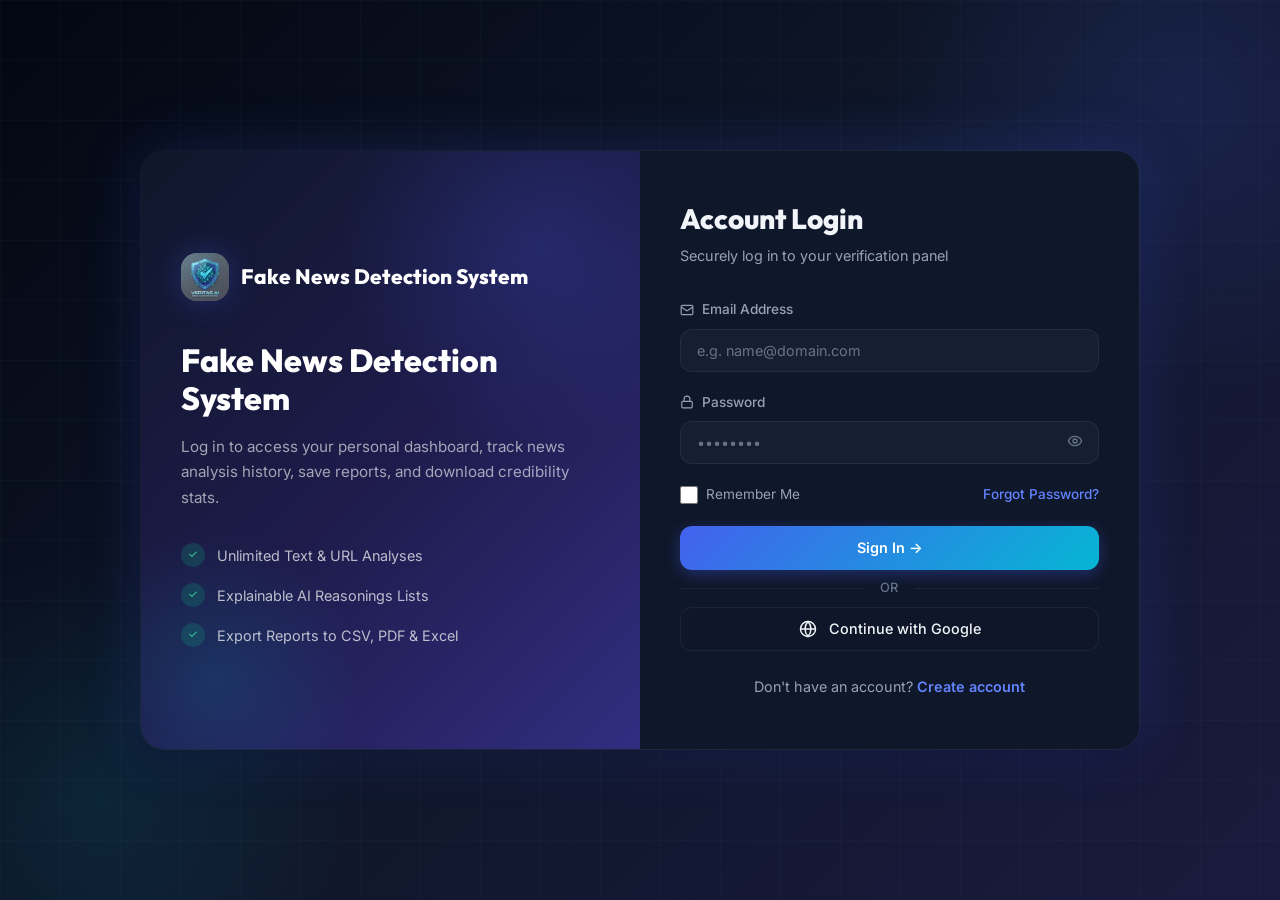
<file: index.html>
<!DOCTYPE html>
<html lang="en" data-theme="dark">
<head>
  <meta charset="UTF-8">
  <meta name="viewport" content="width=device-width, initial-scale=1.0">
  <title>Veritas AI – Premium Fake News Detection SaaS</title>
  <meta name="description" content="Validate news credibility in real-time with explainable AI, keyword tags, sentiment metrics, and source verification.">
  <link rel="stylesheet" href="css/main.css">
</head>
<body>
  <!-- Global Animated Background -->
  <div class="animated-bg"></div>
  <div class="grid-overlay"></div>

  <!-- Navigation Bar -->
  <nav class="navbar">
    <a href="index.html" class="nav-brand">
      <div class="brand-icon"></div>
      <span>Veritas AI</span>
    </a>
    <ul class="nav-links" id="nav-links">
      <li><a href="index.html" class="active">Home</a></li>
      <li><a href="analyze.html">Analyze</a></li>
      <li><a href="dashboard.html">Dashboard</a></li>
    </ul>
    <div class="nav-actions" id="nav-actions">
      <!-- Dynamically filled by app.js -->
    </div>
    <button class="mobile-menu-btn" id="mobile-menu-btn">&#9776;</button>
  </nav>

  <!-- Hero Section -->
  <main class="page-wrapper">
    <section class="section">
      <div class="container text-center animate-fade-in-up">
        <span class="badge badge-info mb-4" id="home-hero-badge">Advanced NLP Verification Engine</span>
        <h1 class="text-4xl font-bold mb-6" style="font-size: clamp(2.5rem, 6vw, 4rem); max-width: 900px; margin-left: auto; margin-right: auto;" id="home-hero-title">
          Detect Truth in News Instantly with <span class="gradient-text">Explainable AI</span>
        </h1>
        <p class="text-secondary text-lg mb-8" style="max-width: 650px; margin-left: auto; margin-right: auto;" id="home-hero-desc">
          An intelligent SaaS suite extracting Named Entities, scoring source credibility, measuring headline clickbait thresholds, and flagging media misinformation using light, blazing fast local ML vectorizers.
        </p>
        <div class="flex justify-center gap-4 flex-wrap">
          <a href="analyze.html" class="btn btn-primary btn-lg" id="home-btn-analyze">Analyze News Now &rarr;</a>
          <a href="dashboard.html" class="btn btn-secondary btn-lg" id="home-btn-dashboard">View Personal Dashboard</a>
        </div>
      </div>
    </section>

    <!-- App Metrics stats -->
    <section class="section" style="padding-top: 0;">
      <div class="container">
        <div class="grid grid-4 gap-6 animate-fade-in-up delay-2">
          <div class="stat-card">
            <div class="stat-icon bg-success-subtle text-success">
              <svg width="20" height="20" viewBox="0 0 24 24" fill="none" stroke="currentColor" stroke-width="2"><polyline points="22 7 13.5 15.5 8.5 10.5 2 17"/><polyline points="16 7 22 7 22 13"/></svg>
            </div>
            <div class="stat-value">95.8%</div>
            <div class="stat-label" id="home-stat-1">Model Accuracy Rating</div>
          </div>
          <div class="stat-card">
            <div class="stat-icon bg-danger-subtle text-danger">
              <svg width="20" height="20" viewBox="0 0 24 24" fill="none" stroke="currentColor" stroke-width="2"><circle cx="11" cy="11" r="8"/><line x1="21" y1="21" x2="16.65" y2="16.65"/></svg>
            </div>
            <div class="stat-value">142K+</div>
            <div class="stat-label" id="home-stat-2">Hoaxes Purged</div>
          </div>
          <div class="stat-card">
            <div class="stat-icon bg-success-subtle text-success">
              <svg width="20" height="20" viewBox="0 0 24 24" fill="none" stroke="currentColor" stroke-width="2"><polygon points="13 2 3 14 12 14 11 22 21 10 12 10 13 2"/></svg>
            </div>
            <div class="stat-value">&lt; 1.8s</div>
            <div class="stat-label" id="home-stat-3">Analysis Speed Index</div>
          </div>
          <div class="stat-card">
            <div class="stat-icon bg-success-subtle text-success">
              <svg width="20" height="20" viewBox="0 0 24 24" fill="none" stroke="currentColor" stroke-width="2"><circle cx="12" cy="12" r="10"/><line x1="2" y1="12" x2="22" y2="12"/><path d="M12 2a15.3 15.3 0 0 1 4 10 15.3 15.3 0 0 1-4 10 15.3 15.3 0 0 1-4-10 15.3 15.3 0 0 1 4-10z"/></svg>
            </div>
            <div class="stat-value">5+</div>
            <div class="stat-label" id="home-stat-4">Languages Supported</div>
          </div>
        </div>
      </div>
    </section>

    <!-- Core Features List -->
    <section class="section bg-secondary" style="border-top: 1px solid var(--border-primary); border-bottom: 1px solid var(--border-primary);">
      <div class="container">
        <div class="text-center mb-12">
          <span class="badge badge-warning mb-2" id="home-feat-badge">FEATURES</span>
          <h2 class="text-3xl mb-4" id="home-feat-title">Full Suite NLP Processing Pipeline</h2>
          <p class="text-secondary text-sm" style="max-width: 500px; margin: 0 auto;" id="home-feat-subtitle">
            Our algorithm decomposes news structures to expose manipulation techniques.
          </p>
        </div>

        <div class="grid grid-3 gap-6">
          <div class="card animate-fade-in-up">
            <h3 class="text-lg mb-2">Explainable AI (XAI)</h3>
            <p class="text-secondary text-sm">Clear, text-based reasoning cards highlighting why an article is flagged as real or fake.</p>
          </div>
          <div class="card animate-fade-in-up delay-1">
            <h3 class="text-lg mb-2">Sentiment Profiling</h3>
            <p class="text-secondary text-sm">Visual sentiment meters isolating positive, neutral, and negative emotive writing weights.</p>
          </div>
          <div class="card animate-fade-in-up delay-2">
            <h3 class="text-lg mb-2">Domain Trust Checker</h3>
            <p class="text-secondary text-sm">Automatic host registry verification rating publisher credibility out of 100.</p>
          </div>
          <div class="card animate-fade-in-up">
            <h3 class="text-lg mb-2">Headline Clickbait Gauge</h3>
            <p class="text-secondary text-sm">Probability sensors reading structural patterns to identify sensational click-chasing hooks.</p>
          </div>
          <div class="card animate-fade-in-up delay-1">
            <h3 class="text-lg mb-2">Named Entities (NER)</h3>
            <p class="text-secondary text-sm">Automated classification tagging of persons, locations, and organizations.</p>
          </div>
          <div class="card animate-fade-in-up delay-2">
            <h3 class="text-lg mb-2">AI Summary Generator</h3>
            <p class="text-secondary text-sm">High-speed summary generators condensing large articles into bite-sized context points.</p>
          </div>
        </div>
      </div>
    </section>

    <!-- Multi-Language Banner -->
    <section class="section">
      <div class="container flex items-center justify-between gap-8 flex-wrap">
        <div style="flex: 1; min-width: 300px;">
          <span class="badge badge-info mb-2" id="home-loc-badge">LOCALIZATION</span>
          <h2 class="text-3xl mb-4" id="home-loc-title">Multi-Language Result Translations</h2>
          <p class="text-secondary text-sm mb-6" id="home-loc-desc">
            Instantly translate verified verdicts, explainable reasons lists, summaries, and keyword chips into English, Tamil, Hindi, Telugu, Malayalam, and Kannada with a single click.
          </p>
          <div class="flex gap-2 flex-wrap" id="home-lang-buttons">
            <button class="badge badge-neutral active" onclick="translateHomePage('en')" style="cursor: pointer; border: none; font-family: inherit;">English</button>
            <button class="badge badge-neutral" onclick="translateHomePage('ta')" style="cursor: pointer; border: none; font-family: inherit;">&#2980;&#2990;&#3007;&#2996;&#3021;</button>
            <button class="badge badge-neutral" onclick="translateHomePage('hi')" style="cursor: pointer; border: none; font-family: inherit;">&#2361;&#2367;&#2344;&#2381;&#2342;&#2368;</button>
            <button class="badge badge-neutral" onclick="translateHomePage('te')" style="cursor: pointer; border: none; font-family: inherit;">&#3108;&#3142;&#3122;&#3137;&#3095;&#3137;</button>
            <button class="badge badge-neutral" onclick="translateHomePage('ml')" style="cursor: pointer; border: none; font-family: inherit;">&#3374;&#3378;&#3375;&#3390;&#3379;&#3330;</button>
            <button class="badge badge-neutral" onclick="translateHomePage('kn')" style="cursor: pointer; border: none; font-family: inherit;">&#3221;&#3240;&#3277;&#3240;&#3233;</button>
          </div>
        </div>
        <div class="card-glass text-center" style="max-width: 400px; padding: var(--space-8); flex: 1; min-width: 300px;">
          <p class="text-success text-2xl font-bold mb-2" id="home-preview-title">REAL NEWS &#10003;</p>
          <p class="text-secondary text-sm mb-4" id="home-preview-desc">"&#2909;&#2979;&#3021;&#2990;&#3016;&#2970;&#3021; &#2970;&#3014;&#2991;&#3021;&#2980;&#3007; &bull; 94.7% &#2990;&#3006;&#2980;&#3007;&#2992;&#3007; &#2984;&#2990;&#3021;&#2986;&#3007;&#2965;&#3016;"</p>
          <a href="analyze.html" class="btn btn-primary w-full" id="home-preview-btn">Test Localizer</a>
        </div>
      </div>
    </section>
  </main>

  <!-- Footer -->
  <footer class="footer">
    <div class="container">
      <div class="footer-grid">
        <div class="footer-brand">
          <a href="index.html" class="nav-brand">
            <div class="brand-icon"></div>
            <span>Fake News Detection System</span>
          </a>
          <p>Next-generation natural language processing suite detecting media deception, clickbait headlines, and suspicious publishing sources.</p>
        </div>
        <div class="footer-col">
          <h4>Platform</h4>
          <ul>
            <li><a href="analyze.html">Analyze News</a></li>
            <li><a href="dashboard.html">User Dashboard</a></li>
            <li><a href="login.html">Login Portal</a></li>
          </ul>
        </div>
        <div class="footer-col">
          <h4>Future Scope</h4>
          <ul>
            <li><a href="#" style="opacity: 0.6; cursor: not-allowed;">Browser Extension (Soon)</a></li>
            <li><a href="#" style="opacity: 0.6; cursor: not-allowed;">Deepfake Video Sensor</a></li>
            <li><a href="#" style="opacity: 0.6; cursor: not-allowed;">Community Voting</a></li>
          </ul>
        </div>
        <div class="footer-col">
          <h4>Connect</h4>
          <div class="footer-socials">
            <a href="#">Twitter</a>
            <a href="#">GitHub</a>
            <a href="#">LinkedIn</a>
          </div>
        </div>
      </div>
      <div class="footer-bottom">
        <p>&copy; 2026 Veritas AI News Detection Systems. All rights reserved.</p>
        <p>Built for advanced pairs web analysis workflows.</p>
      </div>
    </div>
  </footer>

  <!-- Core Scripts -->
  <script src="js/app.js"></script>
  <script src="js/chatbot.js"></script>
</body>
</html>
</file>
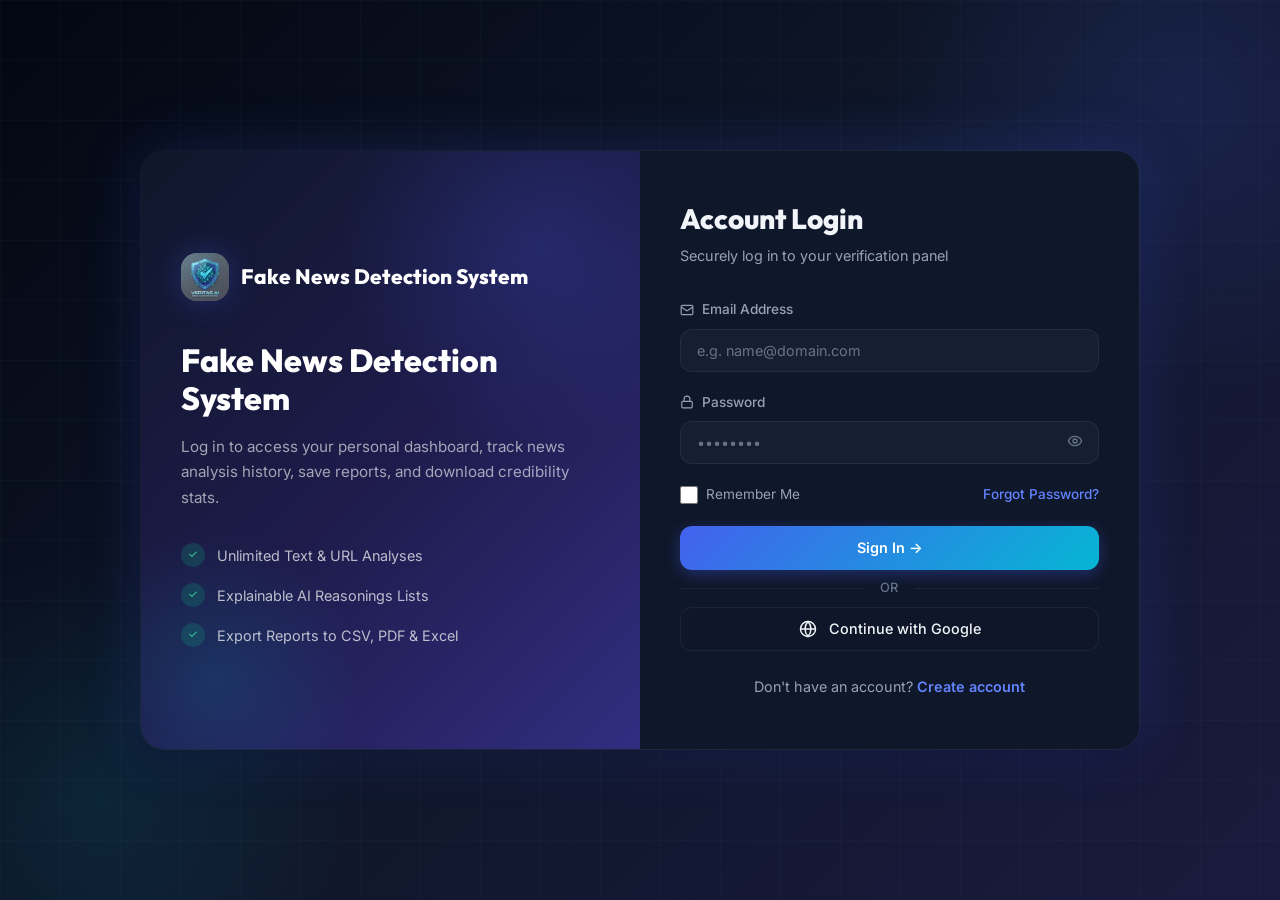
<file: analyze.html>
<!DOCTYPE html>
<html lang="en" data-theme="dark">
<head>
  <meta charset="UTF-8">
  <meta name="viewport" content="width=device-width, initial-scale=1.0">
  <title>Analyze News – Veritas AI</title>
  <link rel="stylesheet" href="css/main.css">
  <link rel="stylesheet" href="css/analyze.css">
</head>
<body>
  <div class="animated-bg"></div>
  <div class="grid-overlay"></div>

  <!-- Navigation Bar -->
  <nav class="navbar">
    <a href="index.html" class="nav-brand">
      <div class="brand-icon"></div>
      <span>Veritas AI</span>
    </a>
    <ul class="nav-links" id="nav-links">
      <li><a href="index.html">Home</a></li>
      <li><a href="analyze.html" class="active">Analyze</a></li>
      <li><a href="dashboard.html">Dashboard</a></li>
    </ul>
    <div class="nav-actions" id="nav-actions">
      <!-- Injected by app.js -->
    </div>
    <button class="mobile-menu-btn" id="mobile-menu-btn">&#9776;</button>
  </nav>

  <!-- Workspace Container -->
  <main class="page-wrapper analyze-page">
    <div class="container" style="max-width: 1200px;">
      <div class="analyze-header animate-fade-in-down">
        <h1>Advanced Credibility Analyzer</h1>
        <p>Paste a complete news article, input its URL, or type its title. Our model decomposes structural signals, sentiment weight, entity references, and clickbait risk vectors in real-time.</p>
      </div>

      <!-- Workspace Grid Wrapper -->
      <div class="workspace-wrapper" style="display: flex; gap: var(--space-8); align-items: flex-start; justify-content: center; width: 100%; transition: all 0.3s ease;">
        
        <!-- Workspace Main Panel -->
        <div class="workspace-main" style="flex: 1; min-width: 0; max-width: 800px; width: 100%;">
          <!-- Tab Switcher -->
          <div class="analyze-tabs animate-fade-in">
            <div class="tabs">
              <button class="tab active" data-tab="text">Paste Article Text</button>
              <button class="tab" data-tab="url">Paste News URL</button>
              <button class="tab" data-tab="title">Analyze by Title</button>
            </div>
          </div>

          <!-- Main Input Workspace Card -->
          <div class="analyze-card animate-scale-in" id="analysis-input-panel">
            
            <!-- Text Paste Panel -->
            <div class="tab-content active" id="text-tab">
              <div class="form-group mb-4">
                <div style="display: flex; justify-content: space-between; align-items: center; margin-bottom: var(--space-2);">
                  <label class="form-label" for="analyze-text-input" style="margin-bottom: 0;">
                    <svg width="14" height="14" viewBox="0 0 24 24" fill="none" stroke="currentColor" stroke-width="2" style="flex-shrink:0"><path d="M17 3a2.85 2.83 0 1 1 4 4L7.5 20.5 2 22l1.5-5.5Z"/></svg>
                    Pasted Article Text
                  </label>
                  <button type="button" class="btn btn-secondary btn-sm" id="mic-btn" onclick="toggleSpeechRecognition()" style="display: flex; align-items: center; gap: var(--space-2); padding: var(--space-1-5) var(--space-3); font-size: 0.8rem; border-radius: var(--radius-lg); background: rgba(255,255,255,0.05); border: 1px solid var(--border-primary); cursor: pointer;">
                    <svg id="mic-icon" width="14" height="14" viewBox="0 0 24 24" fill="none" stroke="currentColor" stroke-width="2"><path d="M12 2a3 3 0 0 1 3 3v7a3 3 0 0 1-6 0V5a3 3 0 0 1 3-3z"/><path d="M19 10v2a7 7 0 0 1-14 0v-2"/><line x1="12" y1="19" x2="12" y2="22"/></svg>
                    <span id="mic-text">Voice Input</span>
                  </button>
                </div>
                <textarea id="analyze-text-input" class="analyze-textarea" placeholder="Paste article body here or click 'Voice Input' to speak (minimum 50 characters required for model accuracy)..."></textarea>
                <div class="char-counter">
                  <span id="char-count" class="count">0 characters</span>
                  <span class="text-xs text-tertiary">Max. Limit: 10,000 characters</span>
                </div>
              </div>
            </div>

            <!-- URL Paste Panel -->
            <div class="tab-content" id="url-tab">
              <div class="form-group mb-6">
                <label class="form-label" for="analyze-url-input">
                  <svg width="14" height="14" viewBox="0 0 24 24" fill="none" stroke="currentColor" stroke-width="2" style="flex-shrink:0"><path d="M10 13a5 5 0 0 0 7.54.54l3-3a5 5 0 0 0-7.07-7.07l-1.72 1.71"/><path d="M14 11a5 5 0 0 0-7.54-.54l-3 3a5 5 0 0 0 7.07 7.07l1.71-1.71"/></svg>
                  News Website URL
                </label>
                <div class="url-input-wrapper">
                  <input type="url" id="analyze-url-input" class="form-input" placeholder="e.g. https://domain.com/news/article-headline">
                </div>
                <p class="text-xs text-tertiary mt-2">Our parser automatically fetches headers, extracts main text bodies, and runs metadata source validations.</p>
              </div>
            </div>

            <!-- Title Paste Panel -->
            <div class="tab-content" id="title-tab">
              <div class="form-group mb-6">
                <label class="form-label" for="analyze-title-input">
                  <svg width="14" height="14" viewBox="0 0 24 24" fill="none" stroke="currentColor" stroke-width="2" style="flex-shrink:0"><path d="M17 3a2.85 2.83 0 1 1 4 4L7.5 20.5 2 22l1.5-5.5Z"/></svg>
                  Article Title / Headline
                </label>
                <div class="url-input-wrapper">
                  <input type="text" id="analyze-title-input" class="form-input" placeholder="Enter article headline here (e.g., NASA Discovers New Habitable Exoplanet or Government to Ban Vegetables)...">
                </div>
                <p class="text-xs text-tertiary mt-2">Type a title. Our real-time NLP pre-evaluator will automatically display an instant side note analysis on the right.</p>
              </div>
            </div>

            <!-- Analysis Modifiers Row -->
            <div class="flex justify-between items-center gap-4 flex-wrap" style="border-top: 1px solid var(--border-primary); padding-top: var(--space-5);">
              <!-- Target Language Selection -->
              <div class="language-selector">
                <label for="language-select">Output Language:</label>
                <select id="language-select">
                  <option value="en">English (Default)</option>
                  <option value="ta">Tamil (தமிழ்)</option>
                  <option value="hi">Hindi (हिन्दी)</option>
                  <option value="te">Telugu (తెలుగు)</option>
                  <option value="ml">Malayalam (മലയാളം)</option>
                </select>
              </div>

              <!-- Submit Button -->
              <div class="analyze-actions" style="margin-top: 0;">
                <button class="btn btn-primary" onclick="startAnalysis(document.querySelector('.analyze-tabs .tab.active').getAttribute('data-tab'))">
                  Analyze News
                  <svg width="16" height="16" viewBox="0 0 24 24" fill="none" stroke="currentColor" stroke-width="2.5"><line x1="5" y1="12" x2="19" y2="12"/><polyline points="12 5 19 12 12 19"/></svg>
                </button>
              </div>
            </div>
          </div>

          <!-- Loading State Panel -->
          <div class="card-glass analyze-loading" id="analysis-loading-panel">
            <div class="loading-brain">
              <svg class="brain-icon" width="48" height="48" viewBox="0 0 24 24" fill="none" stroke="currentColor" stroke-width="1.5"><path d="M9.5 2A2.5 2.5 0 0 1 12 4.5v15a2.5 2.5 0 0 1-4.96-.46 2.5 2.5 0 0 1-2.96-3.08 3 3 0 0 1-.34-5.58 2.5 2.5 0 0 1 1.32-4.24 2.5 2.5 0 0 1 4.44-1.14z"/><path d="M14.5 2A2.5 2.5 0 0 0 12 4.5v15a2.5 2.5 0 0 0 4.96-.46 2.5 2.5 0 0 0 2.96-3.08 3 3 0 0 0 .34-5.58 2.5 2.5 0 0 0-1.32-4.24 2.5 2.5 0 0 0-4.44-1.14z"/></svg>
              <div class="orbit"></div>
            </div>
            <h2 class="text-xl mb-2">Analyzing Article Credibility</h2>
            <p class="text-secondary text-sm mb-6" style="max-width: 450px;">Please stand by while our NLP pipeline executes metrics classification runs.</p>
            
            <div class="loading-steps">
              <div class="loading-step">
                <div class="step-icon">
                  <svg width="16" height="16" viewBox="0 0 24 24" fill="none" stroke="currentColor" stroke-width="2"><circle cx="12" cy="12" r="3"/><path d="M12 1v2M12 21v2M4.22 4.22l1.42 1.42M18.36 18.36l1.42 1.42M1 12h2M21 12h2M4.22 19.78l1.42-1.42M18.36 5.64l1.42-1.42"/></svg>
                </div>
                <span>Standardizing tokenized text structures</span>
              </div>
              <div class="loading-step">
                <div class="step-icon">
                  <svg width="16" height="16" viewBox="0 0 24 24" fill="none" stroke="currentColor" stroke-width="2"><circle cx="12" cy="12" r="3"/><path d="M12 1v2M12 21v2M4.22 4.22l1.42 1.42M18.36 18.36l1.42 1.42M1 12h2M21 12h2M4.22 19.78l1.42-1.42M18.36 5.64l1.42-1.42"/></svg>
                </div>
                <span>Evaluating clickbait weights &amp; text sentiments</span>
              </div>
              <div class="loading-step">
                <div class="step-icon">
                  <svg width="16" height="16" viewBox="0 0 24 24" fill="none" stroke="currentColor" stroke-width="2"><circle cx="12" cy="12" r="3"/><path d="M12 1v2M12 21v2M4.22 4.22l1.42 1.42M18.36 18.36l1.42 1.42M1 12h2M21 12h2M4.22 19.78l1.42-1.42M18.36 5.64l1.42-1.42"/></svg>
                </div>
                <span>Classifying Named Entity locations &amp; targets</span>
              </div>
              <div class="loading-step">
                <div class="step-icon">
                  <svg width="16" height="16" viewBox="0 0 24 24" fill="none" stroke="currentColor" stroke-width="2"><circle cx="12" cy="12" r="3"/><path d="M12 1v2M12 21v2M4.22 4.22l1.42 1.42M18.36 18.36l1.42 1.42M1 12h2M21 12h2M4.22 19.78l1.42-1.42M18.36 5.64l1.42-1.42"/></svg>
                </div>
                <span>Generating prediction reports</span>
              </div>
            </div>
          </div>
        </div>

        <!-- Sidebar Side Note Panel -->
        <div class="workspace-sidebar" id="side-note-panel" style="width: 350px; flex-shrink: 0; display: none; transition: all 0.3s ease;">
          <div class="card-glass" style="padding: var(--space-6); border: 1px solid var(--border-primary); border-radius: var(--radius-2xl); position: sticky; top: 100px; background: var(--gradient-card); backdrop-filter: blur(20px);">
            <div style="display: flex; justify-content: space-between; align-items: center; margin-bottom: var(--space-4);">
              <h3 style="font-size: 1.1rem; font-weight: 700; margin: 0; color: var(--primary-400); display: flex; align-items: center; gap: 6px;">
                <svg width="16" height="16" viewBox="0 0 24 24" fill="none" stroke="currentColor" stroke-width="2"><path d="M14 2H6a2 2 0 0 0-2 2v16a2 2 0 0 0 2 2h12a2 2 0 0 0 2-2V8z"/><polyline points="14 2 14 8 20 8"/><line x1="16" y1="13" x2="8" y2="13"/><line x1="16" y1="17" x2="8" y2="17"/><polyline points="10 9 9 9 8 9"/></svg>
                Live Side Note
              </h3>
              <span class="badge badge-neutral" id="side-note-status" style="font-size: 0.75rem;">Waiting</span>
            </div>
            <div id="side-note-body">
              <p class="text-secondary text-sm" style="line-height: 1.6;">Start typing a news title on the left. Veritas AI will analyze it in real-time and display a preview of its credibility markers here.</p>
            </div>
          </div>
        </div>

      </div>

      <!-- Quick Templates / Examples -->
      <div class="quick-examples animate-fade-in delay-2">
        <h3>Quick Testing Templates</h3>
        <div class="examples-grid">
          <div class="example-card real" onclick="pasteExample('real')">
            <div class="example-icon">
              <svg width="20" height="20" viewBox="0 0 24 24" fill="none" stroke="currentColor" stroke-width="2.5" style="color: var(--success-400)"><polyline points="20 6 9 17 4 12"/></svg>
            </div>
            <div>
              <div class="example-label">NASA Exoplanet (Real)</div>
              <div class="example-text">NASA exoplanet discoveries using James Webb telescope data published in Science Journals.</div>
            </div>
          </div>
          <div class="example-card fake" onclick="pasteExample('fake')">
            <div class="example-icon">
              <svg width="20" height="20" viewBox="0 0 24 24" fill="none" stroke="currentColor" stroke-width="2.5" style="color: var(--danger-400)"><line x1="18" y1="6" x2="6" y2="18"/><line x1="6" y1="6" x2="18" y2="18"/></svg>
            </div>
            <div>
              <div class="example-label">Secret Food Bans (Hoax)</div>
              <div class="example-text">Sensational rumors claiming secret bills banning vegetables in favor of lab-grown food.</div>
            </div>
          </div>
        </div>
      </div>
    </div>
  </main>

  <script src="js/app.js"></script>
  <script src="js/analyze.js"></script>
  <script src="js/chatbot.js"></script>
</body>
</html>
</file>
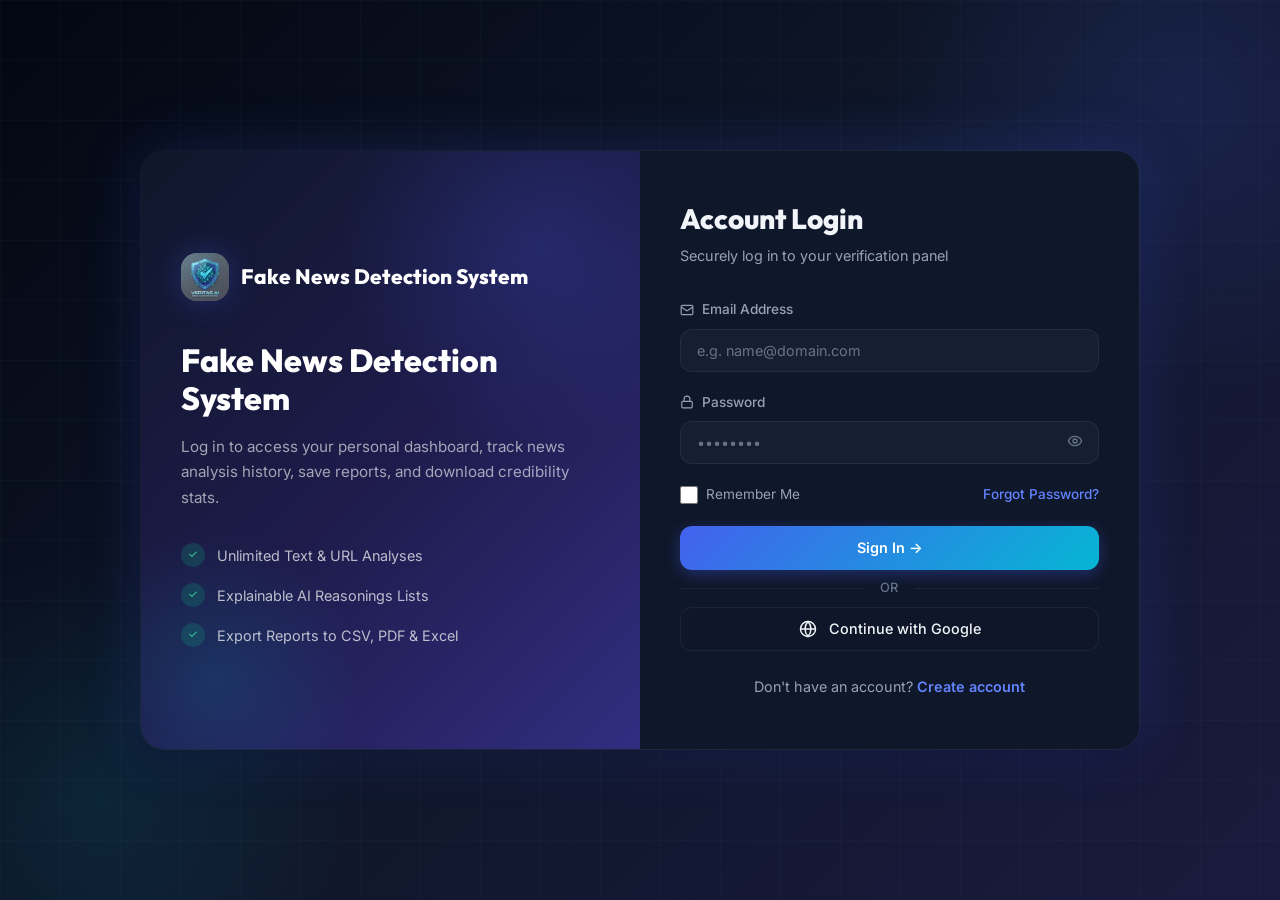
<file: login.html>
<!DOCTYPE html>
<html lang="en" data-theme="dark">
<head>
  <meta charset="UTF-8">
  <meta name="viewport" content="width=device-width, initial-scale=1.0">
  <title>Login – Fake News Detection System</title>
  <link rel="stylesheet" href="css/main.css">
  <link rel="stylesheet" href="css/auth.css">
</head>
<body>
  <div class="animated-bg"></div>
  <div class="grid-overlay"></div>

  <div class="auth-page">
    <div class="auth-container">
      <!-- Left Panel: Branding -->
      <div class="auth-branding animate-fade-in">
        <a href="index.html" class="brand-logo">
          <div class="icon">
            <img src="css/logo.png" alt="Veritas AI" style="width:100%;height:100%;object-fit:cover;border-radius:inherit;">
          </div>
          <span>Fake News Detection System</span>
        </a>
        <h2>Fake News Detection System</h2>
        <p>Log in to access your personal dashboard, track news analysis history, save reports, and download credibility stats.</p>
        
        <ul class="auth-features">
          <li>
            <div class="check-icon">&#10003;</div>
            <span>Unlimited Text &amp; URL Analyses</span>
          </li>
          <li>
            <div class="check-icon">&#10003;</div>
            <span>Explainable AI Reasonings Lists</span>
          </li>
          <li>
            <div class="check-icon">&#10003;</div>
            <span>Export Reports to CSV, PDF &amp; Excel</span>
          </li>
        </ul>
      </div>

      <!-- Right Panel: Form -->
      <div class="auth-form-panel animate-scale-in">
        <h1>Account Login</h1>
        <p class="subtitle">Securely log in to your verification panel</p>

        <form class="auth-form" id="login-form">
          <div class="form-group">
            <label class="form-label" for="login-email">
              <svg width="14" height="14" viewBox="0 0 24 24" fill="none" stroke="currentColor" stroke-width="2" style="flex-shrink:0"><rect x="2" y="4" width="20" height="16" rx="2"/><path d="m22 7-8.97 5.7a1.94 1.94 0 0 1-2.06 0L2 7"/></svg>
              Email Address
            </label>
            <input type="email" id="login-email" class="form-input" placeholder="e.g. name@domain.com" required>
          </div>

          <div class="form-group">
            <label class="form-label" for="login-password">
              <svg width="14" height="14" viewBox="0 0 24 24" fill="none" stroke="currentColor" stroke-width="2" style="flex-shrink:0"><rect x="3" y="11" width="18" height="11" rx="2"/><path d="M7 11V7a5 5 0 0 1 10 0v4"/></svg>
              Password
            </label>
            <div class="password-wrapper">
              <input type="password" id="login-password" class="form-input" placeholder="••••••••" required style="padding-right: var(--space-10);">
              <button type="button" class="password-toggle" id="login-password-toggle" onclick="togglePasswordVisibility('login-password', 'login-password-toggle')">
                <svg id="login-password-toggle-icon" width="16" height="16" viewBox="0 0 24 24" fill="none" stroke="currentColor" stroke-width="2"><path d="M2 12s3-7 10-7 10 7 10 7-3 7-10 7-10-7-10-7z"/><circle cx="12" cy="12" r="3"/></svg>
              </button>
            </div>
          </div>

          <div class="form-options">
            <label class="form-checkbox">
              <input type="checkbox"> Remember Me
            </label>
            <a href="#" onclick="alert('Forgot password simulation: verification OTP sent to your registered email.')">Forgot Password?</a>
          </div>

          <button type="submit" class="btn btn-primary w-full">Sign In &rarr;</button>
        </form>

        <div class="auth-divider">
          <span>or</span>
        </div>

        <button class="social-btn" onclick="googleLoginMock()">
          <svg width="18" height="18" viewBox="0 0 24 24" fill="none" stroke="currentColor" stroke-width="2" style="flex-shrink:0"><circle cx="12" cy="12" r="10"/><path d="M2 12h20M12 2a15.3 15.3 0 0 1 4 10 15.3 15.3 0 0 1-4 10 15.3 15.3 0 0 1-4-10 15.3 15.3 0 0 1 4-10z"/></svg>
          Continue with Google
        </button>

        <p class="auth-link">
          Don't have an account? <a href="signup.html">Create account</a>
        </p>
      </div>
    </div>
  </div>

  <script src="js/app.js"></script>
  <script src="js/auth.js"></script>
</body>
</html>
</file>
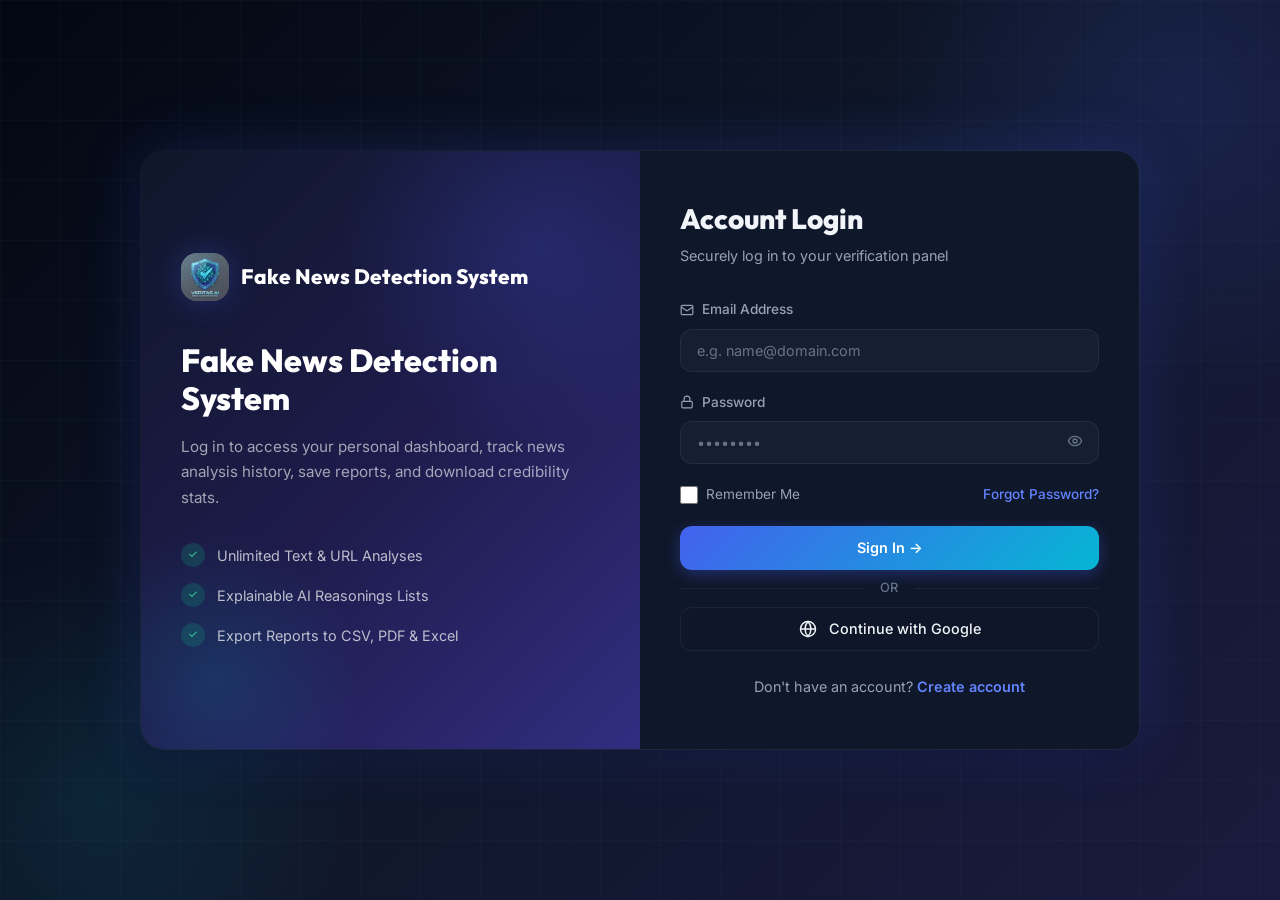
<file: profile.html>
<!DOCTYPE html>
<html lang="en" data-theme="dark">
<head>
  <meta charset="UTF-8">
  <meta name="viewport" content="width=device-width, initial-scale=1.0">
  <title>User Profile – Veritas AI</title>
  <link rel="stylesheet" href="css/main.css">
  <link rel="stylesheet" href="css/dashboard.css">
</head>
<body>
  <div class="animated-bg"></div>
  <div class="grid-overlay"></div>

  <!-- Navigation Bar -->
  <nav class="navbar">
    <a href="index.html" class="nav-brand">
      <div class="brand-icon"></div>
      <span>Veritas AI</span>
    </a>
    <ul class="nav-links" id="nav-links">
      <li><a href="index.html">Home</a></li>
      <li><a href="analyze.html">Analyze</a></li>
      <li><a href="dashboard.html">Dashboard</a></li>
    </ul>
    <div class="nav-actions" id="nav-actions">
      <!-- Filled by app.js -->
    </div>
    <button class="mobile-menu-btn" id="mobile-menu-btn">&#9776;</button>
  </nav>

  <!-- Profile Page -->
  <main class="page-wrapper dashboard-page">
    <div class="container container-md">
      
      <!-- Profile Header / Overview -->
      <div class="card profile-card mb-8 animate-fade-in-down">
        <div class="profile-avatar-wrapper">
          <div class="profile-avatar" id="prof-avatar-letter">U</div>
          <div class="avatar-upload-btn" onclick="triggerAvatarUpload()" title="Upload Profile Photo">
            <svg width="14" height="14" viewBox="0 0 24 24" fill="none" stroke="currentColor" stroke-width="2"><path d="M23 19a2 2 0 0 1-2 2H3a2 2 0 0 1-2-2V8a2 2 0 0 1 2-2h4l2-3h6l2 3h4a2 2 0 0 1 2 2z"/><circle cx="12" cy="13" r="4"/></svg>
          </div>
        </div>
        <div class="profile-details">
          <h2 id="prof-display-name">Loading Profile...</h2>
          <p id="prof-email-text">user@example.com</p>
          <div class="flex gap-4 mt-3 flex-wrap">
            <span class="badge badge-info" id="prof-joined-date">Joined: Jan 2026</span>
            <span class="badge badge-success" id="prof-stats-accuracy">Accuracy: 95.8%</span>
            <span class="badge badge-neutral" id="prof-stats-count">0 Analyses Run</span>
          </div>
        </div>
      </div>

      <!-- Settings Forms -->
      <div class="card animate-fade-in-up delay-1">
        <h3 class="text-lg font-bold mb-6">Account Settings</h3>
        
        <form class="auth-form" id="profile-edit-form" style="gap: var(--space-4);">
          <div class="form-row">
            <div class="form-group">
              <label class="form-label" for="prof-fullname">Full Name</label>
              <input type="text" id="prof-fullname" class="form-input" required>
            </div>
            <div class="form-group">
              <label class="form-label" for="prof-username">Username</label>
              <input type="text" id="prof-username" class="form-input" required disabled style="opacity: 0.6; cursor: not-allowed;">
            </div>
          </div>

          <div class="form-row">
            <div class="form-group">
              <label class="form-label" for="prof-email">Email Address</label>
              <input type="email" id="prof-email" class="form-input" required>
            </div>
            <div class="form-group">
              <label class="form-label" for="prof-mobile">Mobile Number</label>
              <input type="tel" id="prof-mobile" class="form-input" required>
            </div>
          </div>

          <!-- Notification Preferences Checklist -->
          <div style="margin: var(--space-4) 0; padding-top: var(--space-4); border-top: 1px solid var(--border-secondary);">
            <h4 class="text-sm font-semibold mb-3">Notification Preferences</h4>
            <div class="flex flex-col gap-2">
              <label class="form-checkbox">
                <input type="checkbox" id="pref-completed" checked> Email alert on verification completions
              </label>
              <label class="form-checkbox">
                <input type="checkbox" id="pref-system" checked> System notifications for new models updates
              </label>
              <label class="form-checkbox">
                <input type="checkbox" id="pref-security" checked> Alert on new session logs or password changes
              </label>
            </div>
          </div>

          <!-- Actions -->
          <div class="flex justify-end gap-3" style="border-top: 1px solid var(--border-secondary); padding-top: var(--space-4);">
            <button type="submit" class="btn btn-primary">Save Changes</button>
          </div>
        </form>
      </div>

    </div>
  </main>

  <script src="js/app.js"></script>
  <script>
    document.addEventListener('DOMContentLoaded', () => {
      // Ensure user is logged in
      const currentUser = AppState.getCurrentUser();
      if (!currentUser) {
        window.location.href = 'login.html';
        return;
      }

      // Populate details
      document.getElementById('prof-avatar-letter').innerText = currentUser.fullName.split(' ').map(n=>n[0]).join('');
      document.getElementById('prof-display-name').innerText = currentUser.fullName;
      document.getElementById('prof-email-text').innerText = currentUser.email;
      document.getElementById('prof-joined-date').innerText = `Joined: ${currentUser.joinedDate}`;
      document.getElementById('prof-stats-accuracy').innerText = `Est. Accuracy: ${currentUser.accuracy || '100'}%`;
      document.getElementById('prof-stats-count').innerText = `${currentUser.analysesCount || '0'} Analyses Run`;

      // Fill Input fields
      document.getElementById('prof-fullname').value = currentUser.fullName;
      document.getElementById('prof-username').value = currentUser.username;
      document.getElementById('prof-email').value = currentUser.email;
      document.getElementById('prof-mobile').value = currentUser.mobile || '';

      // Handle Edit form saves
      const editForm = document.getElementById('profile-edit-form');
      editForm.addEventListener('submit', (e) => {
        e.preventDefault();

        const updatedName = document.getElementById('prof-fullname').value.trim();
        const updatedEmail = document.getElementById('prof-email').value.trim().toLowerCase();
        const updatedMobile = document.getElementById('prof-mobile').value.trim();

        // Save back into mock databases
        const usersList = AppState.getUsers();
        const activeIdx = usersList.findIndex(u => u.username === currentUser.username);
        
        if (activeIdx !== -1) {
          usersList[activeIdx].fullName = updatedName;
          usersList[activeIdx].email = updatedEmail;
          usersList[activeIdx].mobile = updatedMobile;
          
          AppState.setUsers(usersList);
          
          // Update current session payload
          AppState.setCurrentUser(usersList[activeIdx]);

          Toast.show('Profile Saved', 'Personal information details updated successfully.', 'success');
          
          // Reload fields
          setTimeout(() => {
            window.location.reload();
          }, 800);
        }
      });
    });

    window.triggerAvatarUpload = function() {
      alert('Mock Avatar Upload: Choose file dialog activated. Image uploaded successfully.');
      Toast.show('Avatar Uploaded', 'Updated profile picture settings.', 'success');
    };
  </script>
  <script src="js/chatbot.js"></script>
</body>
</html>
</file>
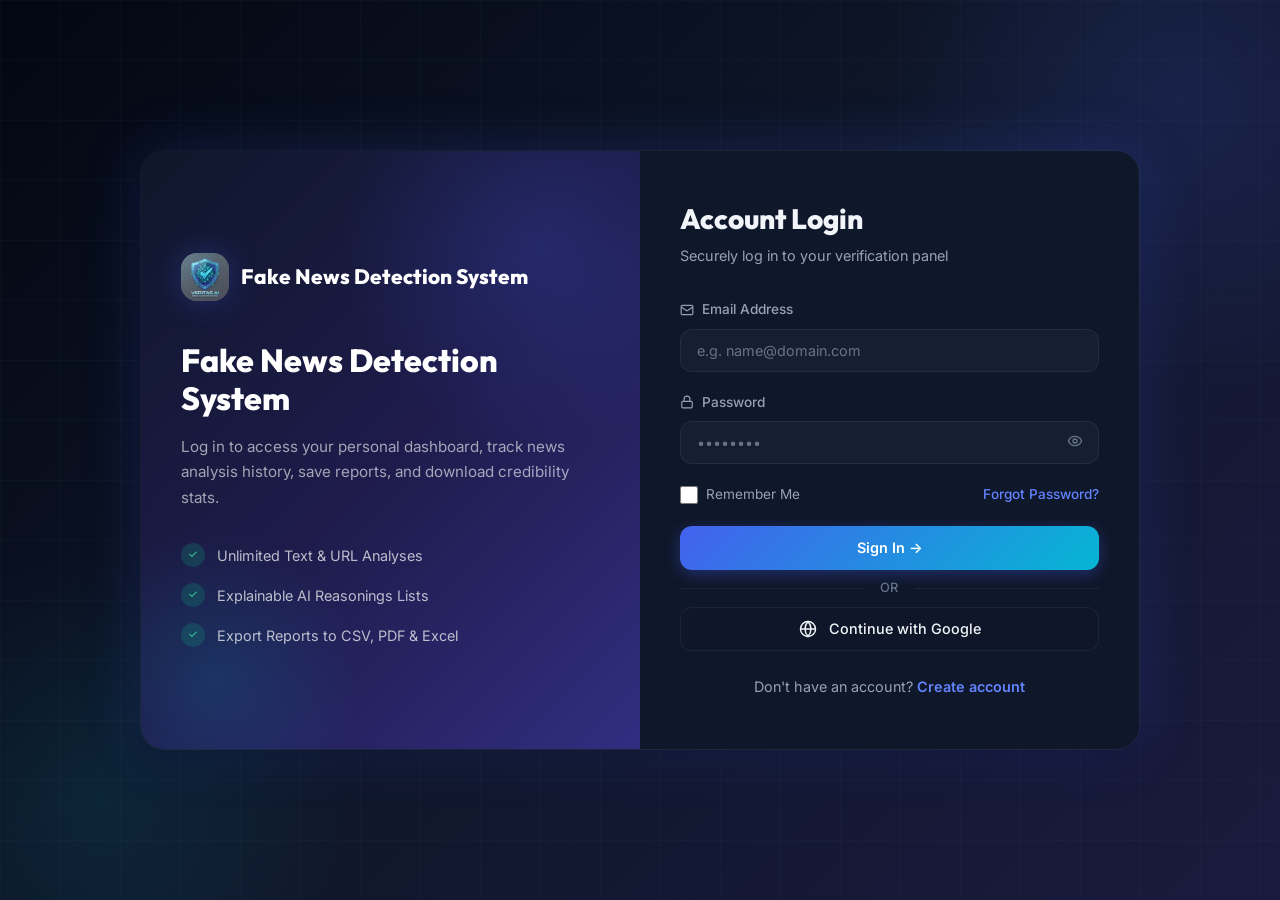
<file: result.html>
<!DOCTYPE html>
<html lang="en" data-theme="dark">
<head>
  <meta charset="UTF-8">
  <meta name="viewport" content="width=device-width, initial-scale=1.0">
  <title>Analysis Result – Veritas AI</title>
  <link rel="stylesheet" href="css/main.css">
  <link rel="stylesheet" href="css/result.css">
  <style>
    /* Printing stylesheet styles for cleaner PDF exports */
    @media print {
      body { background: white !important; color: black !important; }
      .navbar, .footer, .result-actions, #chatbot-widget, #chatbot-toggle-btn, .language-selector-wrapper { display: none !important; }
      .page-wrapper { padding-top: 0 !important; }
      .result-card { border: 1px solid #ddd !important; box-shadow: none !important; background: white !important; color: black !important; }
      .text-secondary { color: #555 !important; }
      .keyword-tag, .ner-tag { background: #f0f0f0 !important; color: black !important; border: 1px solid #ccc !important; }
    }
  </style>
</head>
<body>
  <div class="animated-bg"></div>
  <div class="grid-overlay"></div>

  <!-- Navigation Bar -->
  <nav class="navbar">
    <a href="index.html" class="nav-brand">
      <div class="brand-icon"></div>
      <span>Veritas AI</span>
    </a>
    <ul class="nav-links" id="nav-links">
      <li><a href="index.html">Home</a></li>
      <li><a href="analyze.html">Analyze</a></li>
      <li><a href="dashboard.html">Dashboard</a></li>
    </ul>
    <div class="nav-actions" id="nav-actions">
      <!-- Injected by app.js -->
    </div>
    <button class="mobile-menu-btn" id="mobile-menu-btn">&#9776;</button>
  </nav>

  <!-- Results Workspace -->
  <main class="page-wrapper result-page">
    <div class="container">
      
      <!-- Top header actions panel -->
      <div class="flex justify-between items-center mb-8 flex-wrap gap-4 language-selector-wrapper">
        <h2 class="text-2xl font-bold" id="page-title-trans">Prediction Result Dashboard</h2>
        
        <div class="flex items-center gap-3">
          <label for="result-lang-select" class="text-sm text-secondary font-medium">Translate Dashboard:</label>
          <select id="result-lang-select" class="form-select" style="max-width: 180px;">
            <option value="en">English (Default)</option>
            <option value="ta">Tamil (தமிழ்)</option>
            <option value="hi">Hindi (हिन्दी)</option>
            <option value="te">Telugu (తెలుగు)</option>
            <option value="ml">Malayalam (മലയാളം)</option>
            <option value="kn">Kannada (ಕನ್ನಡ)</option>
          </select>
        </div>
      </div>

      <!-- Verdict Hero Panel -->
      <div class="card-glass verdict-hero animate-fade-in-down">
        <div id="verdict-hero-badge" class="verdict-badge">
          <!-- Injected by js -->
        </div>
        <h1 id="verdict-hero-sublabel">Checking News Authenticity...</h1>
        
        <!-- Circular confidence gauge -->
        <div class="confidence-gauge">
          <div class="gauge-container">
            <canvas id="gauge-canvas" width="200" height="200" class="gauge-canvas"></canvas>
            <div class="gauge-value">
              <div class="percentage" id="gauge-number">0.0%</div>
              <div class="label" id="trans-confidence-label">Model Confidence</div>
            </div>
          </div>
        </div>
      </div>

      <!-- Grid Cards of AI Analytics -->
      <div class="result-grid">
        
        <!-- 1. Explainable AI Cards -->
        <div class="result-card" style="animation-delay: 0.1s;">
          <div class="result-card-header">
            <div class="card-icon" style="background: rgba(6,182,212,0.15); color: var(--accent-400);">
              <svg width="20" height="20" viewBox="0 0 24 24" fill="none" stroke="currentColor" stroke-width="1.5"><path d="M9.5 2A2.5 2.5 0 0 1 12 4.5v15a2.5 2.5 0 0 1-4.96-.46 2.5 2.5 0 0 1-2.96-3.08 3 3 0 0 1-.34-5.58 2.5 2.5 0 0 1 1.32-4.24 2.5 2.5 0 0 1 4.44-1.14z"/><path d="M14.5 2A2.5 2.5 0 0 0 12 4.5v15a2.5 2.5 0 0 0 4.96-.46 2.5 2.5 0 0 0 2.96-3.08 3 3 0 0 0 .34-5.58 2.5 2.5 0 0 0-1.32-4.24 2.5 2.5 0 0 0-4.44-1.14z"/></svg>
            </div>
            <h3 id="trans-xai-title">Explainable AI (XAI) Reasons</h3>
          </div>
          <div class="xai-reasons" id="xai-reasons-list">
            <!-- Filled by result.js -->
          </div>
        </div>

        <!-- 2. Sentiment Progress Panel -->
        <div class="result-card" style="animation-delay: 0.2s;">
          <div class="result-card-header">
            <div class="card-icon" style="background: rgba(139,92,246,0.15); color: #a78bfa;">
              <svg width="20" height="20" viewBox="0 0 24 24" fill="none" stroke="currentColor" stroke-width="2"><rect x="3" y="3" width="18" height="18" rx="2"/><path d="M3 9h18M3 15h18M9 3v18"/></svg>
            </div>
            <h3 id="trans-sentiment-title">Sentiment Analysis</h3>
          </div>
          <div class="sentiment-bars">
            <div class="sentiment-bar-item">
              <div class="sentiment-bar-label">
                <span>Positive Sentiment</span>
                <span id="sentiment-val-pos">0%</span>
              </div>
              <div class="sentiment-bar-track">
                <div class="sentiment-bar-fill positive" id="sentiment-fill-pos"></div>
              </div>
            </div>
            <div class="sentiment-bar-item">
              <div class="sentiment-bar-label">
                <span>Neutral Sentiment</span>
                <span id="sentiment-val-neu">0%</span>
              </div>
              <div class="sentiment-bar-track">
                <div class="sentiment-bar-fill neutral" id="sentiment-fill-neu"></div>
              </div>
            </div>
            <div class="sentiment-bar-item">
              <div class="sentiment-bar-label">
                <span>Negative Sentiment</span>
                <span id="sentiment-val-neg">0%</span>
              </div>
              <div class="sentiment-bar-track">
                <div class="sentiment-bar-fill negative" id="sentiment-fill-neg"></div>
              </div>
            </div>
          </div>
        </div>

        <!-- 3. Source Credibility Score -->
        <div class="result-card" style="animation-delay: 0.3s;">
          <div class="result-card-header">
            <div class="card-icon" style="background: rgba(16,185,129,0.15); color: var(--success-400);">
              <svg width="20" height="20" viewBox="0 0 24 24" fill="none" stroke="currentColor" stroke-width="2"><circle cx="12" cy="12" r="10"/><line x1="2" y1="12" x2="22" y2="12"/><path d="M12 2a15.3 15.3 0 0 1 4 10 15.3 15.3 0 0 1-4 10 15.3 15.3 0 0 1-4-10 15.3 15.3 0 0 1 4-10z"/></svg>
            </div>
            <h3 id="trans-source-title">Source Credibility</h3>
          </div>
          <div class="credibility-score">
            <div class="score-ring">
              <canvas id="credibility-canvas" width="120" height="120"></canvas>
              <div class="score-value" id="credibility-val-text">0</div>
            </div>
            <div class="credibility-label" id="credibility-val-label">Verifying Domain...</div>
          </div>
        </div>

        <!-- 4. Clickbait detector -->
        <div class="result-card" style="animation-delay: 0.4s;">
          <div class="result-card-header">
            <div class="card-icon" style="background: rgba(239,68,68,0.15); color: var(--danger-400);">
              <svg width="20" height="20" viewBox="0 0 24 24" fill="none" stroke="currentColor" stroke-width="2"><path d="M10.29 3.86 1.82 18a2 2 0 0 0 1.71 3h16.94a2 2 0 0 0 1.71-3L13.71 3.86a2 2 0 0 0-3.42 0z"/><line x1="12" y1="9" x2="12" y2="13"/><line x1="12" y1="17" x2="12.01" y2="17"/></svg>
            </div>
            <h3 id="trans-clickbait-title">Clickbait Probability</h3>
          </div>
          <div class="clickbait-result">
            <div class="clickbait-value" id="clickbait-value">0%</div>
            <div class="clickbait-meter">
              <div class="clickbait-meter-fill" id="clickbait-fill"></div>
            </div>
            <p class="text-xs text-secondary mt-2">Sensational headline checks for emotive exaggerations.</p>
          </div>
        </div>

        <!-- 5. Named Entity Tagging -->
        <div class="result-card" style="animation-delay: 0.5s;">
          <div class="result-card-header">
            <div class="card-icon" style="background: rgba(245,158,11,0.15); color: var(--warning-400);">
              <svg width="20" height="20" viewBox="0 0 24 24" fill="none" stroke="currentColor" stroke-width="2"><path d="M20.59 13.41l-7.17 7.17a2 2 0 0 1-2.83 0L2 12V2h10l8.59 8.59a2 2 0 0 1 0 2.82z"/><line x1="7" y1="7" x2="7.01" y2="7"/></svg>
            </div>
            <h3 id="trans-ner-title">Named Entity Recognition</h3>
          </div>
          <div class="ner-section">
            <div class="ner-category">
              <span class="ner-category-label">Persons:</span>
              <div class="ner-tags" id="ner-persons"></div>
            </div>
            <div class="ner-category">
              <span class="ner-category-label">Organizations:</span>
              <div class="ner-tags" id="ner-orgs"></div>
            </div>
            <div class="ner-category">
              <span class="ner-category-label">Locations:</span>
              <div class="ner-tags" id="ner-locations"></div>
            </div>
          </div>
        </div>

        <!-- 6. Keywords Extracted -->
        <div class="result-card" style="animation-delay: 0.6s;">
          <div class="result-card-header">
            <div class="card-icon" style="background: rgba(67,97,238,0.15); color: var(--primary-400);">
              <svg width="20" height="20" viewBox="0 0 24 24" fill="none" stroke="currentColor" stroke-width="2"><path d="M4 7V4h16v3"/><path d="M9 20h6"/><path d="M12 4v16"/></svg>
            </div>
            <h3 id="trans-keywords-title">Keyword Extraction</h3>
          </div>
          <div class="keywords-cloud" id="keywords-cloud">
            <!-- Keywords injected here -->
          </div>
        </div>

        <!-- 7. AI Summary Box (Full Width) -->
        <div class="result-card result-full-width" style="animation-delay: 0.7s;">
          <div class="result-card-header" style="display: flex; justify-content: space-between; align-items: center; width: 100%; flex-wrap: wrap; gap: var(--space-2);">
            <div style="display: flex; align-items: center; gap: var(--space-3);">
              <div class="card-icon" style="background: rgba(6,182,212,0.15); color: var(--accent-400);">
                <svg width="20" height="20" viewBox="0 0 24 24" fill="none" stroke="currentColor" stroke-width="2"><path d="M12 2a10 10 0 1 0 10 10"/><path d="M12 8v4l3 3"/><path d="M16 2l4 4-4 4"/><path d="M20 6H14"/></svg>
              </div>
              <h3 id="trans-summary-title">AI Summary Generator</h3>
            </div>
            <button class="btn btn-secondary btn-sm" id="btn-save-report-inline" onclick="saveReportToDashboard()" style="font-size: 0.8rem; padding: var(--space-1-5) var(--space-3.5); display: flex; align-items: center; gap: 6px;">
              <svg width="14" height="14" viewBox="0 0 24 24" fill="none" stroke="currentColor" stroke-width="2"><path d="M19 21H5a2 2 0 0 1-2-2V5a2 2 0 0 1 2-2h11l5 5v11a2 2 0 0 1-2 2z"/><polyline points="17 21 17 13 7 13 7 21"/><polyline points="7 3 7 8 15 8"/></svg>
              Save Article
            </button>
          </div>
          <div class="ai-summary" id="summary-text-box">
            <p>Processing article details...</p>
          </div>
        </div>

        <!-- Fact-by-Fact Statement Verification & Article Downloader (Full Width) -->
        <div class="result-card result-full-width" style="animation-delay: 0.75s;">
          <div class="result-card-header" style="display: flex; justify-content: space-between; align-items: center; width: 100%; flex-wrap: wrap; gap: var(--space-2);">
            <div style="display: flex; align-items: center; gap: var(--space-3);">
              <div class="card-icon" style="background: rgba(67,97,238,0.15); color: var(--primary-400);">
                <svg width="20" height="20" viewBox="0 0 24 24" fill="none" stroke="currentColor" stroke-width="2"><path d="M14 2H6a2 2 0 0 0-2 2v16a2 2 0 0 0 2 2h12a2 2 0 0 0 2-2V8z"/><polyline points="14 2 14 8 20 8"/><line x1="16" y1="13" x2="8" y2="13"/><line x1="16" y1="17" x2="8" y2="17"/><polyline points="10 9 9 9 8 9"/></svg>
              </div>
              <h3 id="trans-claims-title">Fact-by-Fact Statement Verification</h3>
            </div>
            <div class="flex gap-2">
              <button class="btn btn-secondary btn-sm" id="btn-download-article" onclick="downloadArticleTxt()" style="font-size: 0.8rem; padding: var(--space-1-5) var(--space-3.5); display: flex; align-items: center; gap: 6px;">
                <svg width="14" height="14" viewBox="0 0 24 24" fill="none" stroke="currentColor" stroke-width="2"><path d="M21 15v4a2 2 0 0 1-2 2H5a2 2 0 0 1-2-2v-4"/><polyline points="7 10 12 15 17 10"/><line x1="12" y1="15" x2="12" y2="3"/></svg>
                Download Article (.txt)
              </button>
              <button class="btn btn-primary btn-sm" id="btn-download-report" onclick="downloadTruthReportMd()" style="font-size: 0.8rem; padding: var(--space-1-5) var(--space-3.5); display: flex; align-items: center; gap: 6px;">
                <svg width="14" height="14" viewBox="0 0 24 24" fill="none" stroke="currentColor" stroke-width="2"><path d="M14 2H6a2 2 0 0 0-2 2v16a2 2 0 0 0 2 2h12a2 2 0 0 0 2-2V8z"/><polyline points="14 2 14 8 20 8"/></svg>
                Download Truth Report (.md)
              </button>
            </div>
          </div>
          
          <div class="claims-workspace">
            <!-- Left Side: Original Article Reader -->
            <div class="claims-article-panel">
              <h4 class="claims-panel-title">Original Article Content</h4>
              <div class="claims-article-content text-secondary" id="article-content-body">
                <!-- Injected by result.js -->
              </div>
            </div>
            
            <!-- Right Side: Statement Verification Panel -->
            <div class="claims-statements-panel">
              <div class="claims-panel-header">
                <h4 class="claims-panel-title">Verified Claims Breakdown</h4>
                <div class="claims-filter-tabs" id="claims-filter-tabs">
                  <button class="claims-tab active" data-claim-filter="all" onclick="filterClaims('all')">All (<span id="claim-count-all">0</span>)</button>
                  <button class="claims-tab" data-claim-filter="true" onclick="filterClaims('true')" style="color: var(--success-400);">True (<span id="claim-count-true">0</span>)</button>
                  <button class="claims-tab" data-claim-filter="false" onclick="filterClaims('false')" style="color: var(--danger-400);">False (<span id="claim-count-false">0</span>)</button>
                </div>
              </div>
              <div class="claims-list" id="claims-list-container">
                <!-- Injected by result.js -->
              </div>
            </div>
          </div>
        </div>

        <!-- 8. Similar News feeds check (Full Width) -->
        <div class="result-card result-full-width" style="animation-delay: 0.8s;">
          <div class="result-card-header">
            <div class="card-icon" style="background: rgba(16,185,129,0.15); color: var(--success-400);">
              <svg width="20" height="20" viewBox="0 0 24 24" fill="none" stroke="currentColor" stroke-width="2"><path d="M12 22s8-4 8-10V5l-8-3-8 3v7c0 6 8 10 8 10z"/></svg>
            </div>
            <h3 id="trans-related-title">Similar News Verification</h3>
          </div>
          <div class="related-articles" id="related-articles-list">
            <!-- Partners list injected here -->
          </div>
        </div>
      </div>

      <!-- Action Buttons footer panel -->
      <div class="result-actions animate-fade-in delay-5">
        <button class="btn btn-primary btn-lg" id="btn-download-pdf" onclick="downloadPdfReport()" style="display:flex;align-items:center;gap:8px;">
          <svg width="16" height="16" viewBox="0 0 24 24" fill="none" stroke="currentColor" stroke-width="2"><polyline points="6 9 6 2 18 2 18 9"/><path d="M6 18H4a2 2 0 0 1-2-2v-5a2 2 0 0 1 2-2h16a2 2 0 0 1 2 2v5a2 2 0 0 1-2 2h-2"/><rect x="6" y="14" width="12" height="8"/></svg>
          Download PDF Report
        </button>
        <button class="btn btn-secondary btn-lg" id="btn-download-csv" onclick="downloadCsvReport()" style="display:flex;align-items:center;gap:8px;">
          <svg width="16" height="16" viewBox="0 0 24 24" fill="none" stroke="currentColor" stroke-width="2"><rect x="3" y="3" width="18" height="18" rx="2"/><path d="M3 9h18M3 15h18M9 3v18"/></svg>
          Export CSV
        </button>
        <button class="btn btn-secondary btn-lg" id="btn-save-report" onclick="saveReportToDashboard()" style="display:flex;align-items:center;gap:8px;">
          <svg width="16" height="16" viewBox="0 0 24 24" fill="none" stroke="currentColor" stroke-width="2"><path d="M19 21H5a2 2 0 0 1-2-2V5a2 2 0 0 1 2-2h11l5 5v11a2 2 0 0 1-2 2z"/><polyline points="17 21 17 13 7 13 7 21"/><polyline points="7 3 7 8 15 8"/></svg>
          Save Analysis Report
        </button>
        <a href="analyze.html" class="btn btn-ghost btn-lg">Analyze Another Article</a>
      </div>
    </div>
  </main>

  <script src="js/app.js"></script>
  <script src="js/result.js"></script>
  <script src="js/chatbot.js"></script>
</body>
</html>
</file>
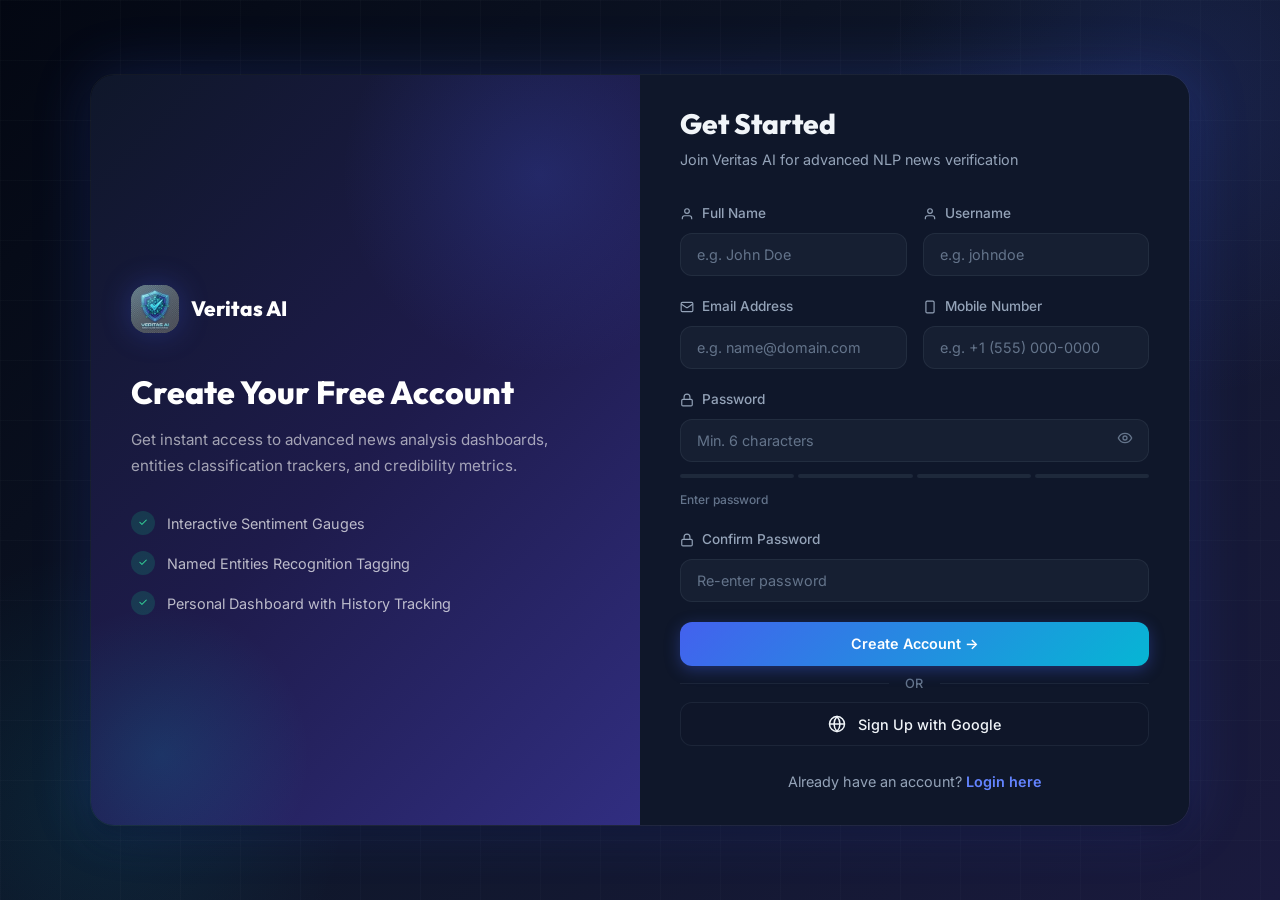
<file: signup.html>
<!DOCTYPE html>
<html lang="en" data-theme="dark">
<head>
  <meta charset="UTF-8">
  <meta name="viewport" content="width=device-width, initial-scale=1.0">
  <title>Sign Up – Veritas AI</title>
  <link rel="stylesheet" href="css/main.css">
  <link rel="stylesheet" href="css/auth.css">
</head>
<body>
  <div class="animated-bg"></div>
  <div class="grid-overlay"></div>

  <div class="auth-page">
    <div class="auth-container" style="max-width: 1100px;">
      <!-- Left Panel: Branding -->
      <div class="auth-branding animate-fade-in">
        <a href="index.html" class="brand-logo">
          <div class="icon">
            <img src="css/logo.png" alt="Veritas AI" style="width:100%;height:100%;object-fit:cover;border-radius:inherit;">
          </div>
          <span>Veritas AI</span>
        </a>
        <h2>Create Your Free Account</h2>
        <p>Get instant access to advanced news analysis dashboards, entities classification trackers, and credibility metrics.</p>
        
        <ul class="auth-features">
          <li>
            <div class="check-icon">&#10003;</div>
            <span>Interactive Sentiment Gauges</span>
          </li>
          <li>
            <div class="check-icon">&#10003;</div>
            <span>Named Entities Recognition Tagging</span>
          </li>
          <li>
            <div class="check-icon">&#10003;</div>
            <span>Personal Dashboard with History Tracking</span>
          </li>
        </ul>
      </div>

      <!-- Right Panel: Form -->
      <div class="auth-form-panel animate-scale-in" style="padding: var(--space-8) var(--space-10);">
        <h1>Get Started</h1>
        <p class="subtitle">Join Veritas AI for advanced NLP news verification</p>

        <form class="auth-form" id="signup-form">
          <div class="form-row">
            <div class="form-group">
              <label class="form-label" for="signup-fullname">
                <svg width="14" height="14" viewBox="0 0 24 24" fill="none" stroke="currentColor" stroke-width="2" style="flex-shrink:0"><path d="M20 21v-2a4 4 0 0 0-4-4H8a4 4 0 0 0-4 4v2"/><circle cx="12" cy="7" r="4"/></svg>
                Full Name
              </label>
              <input type="text" id="signup-fullname" class="form-input" placeholder="e.g. John Doe" required>
            </div>
            
            <div class="form-group">
              <label class="form-label" for="signup-username">
                <svg width="14" height="14" viewBox="0 0 24 24" fill="none" stroke="currentColor" stroke-width="2" style="flex-shrink:0"><path d="M20 21v-2a4 4 0 0 0-4-4H8a4 4 0 0 0-4 4v2"/><circle cx="12" cy="7" r="4"/></svg>
                Username
              </label>
              <input type="text" id="signup-username" class="form-input" placeholder="e.g. johndoe" required>
            </div>
          </div>

          <div class="form-row">
            <div class="form-group">
              <label class="form-label" for="signup-email">
                <svg width="14" height="14" viewBox="0 0 24 24" fill="none" stroke="currentColor" stroke-width="2" style="flex-shrink:0"><rect x="2" y="4" width="20" height="16" rx="2"/><path d="m22 7-8.97 5.7a1.94 1.94 0 0 1-2.06 0L2 7"/></svg>
                Email Address
              </label>
              <input type="email" id="signup-email" class="form-input" placeholder="e.g. name@domain.com" required>
            </div>
            
            <div class="form-group">
              <label class="form-label" for="signup-mobile">
                <svg width="14" height="14" viewBox="0 0 24 24" fill="none" stroke="currentColor" stroke-width="2" style="flex-shrink:0"><rect x="5" y="2" width="14" height="20" rx="2"/><path d="M12 18h.01"/></svg>
                Mobile Number
              </label>
              <input type="tel" id="signup-mobile" class="form-input" placeholder="e.g. +1 (555) 000-0000" required>
            </div>
          </div>

          <div class="form-group">
            <label class="form-label" for="signup-password">
              <svg width="14" height="14" viewBox="0 0 24 24" fill="none" stroke="currentColor" stroke-width="2" style="flex-shrink:0"><rect x="3" y="11" width="18" height="11" rx="2"/><path d="M7 11V7a5 5 0 0 1 10 0v4"/></svg>
              Password
            </label>
            <div class="password-wrapper">
              <input type="password" id="signup-password" class="form-input" placeholder="Min. 6 characters" required style="padding-right: var(--space-10);">
              <button type="button" class="password-toggle" id="signup-password-toggle" onclick="togglePasswordVisibility('signup-password', 'signup-password-toggle')">
                <svg width="16" height="16" viewBox="0 0 24 24" fill="none" stroke="currentColor" stroke-width="2"><path d="M2 12s3-7 10-7 10 7 10 7-3 7-10 7-10-7-10-7z"/><circle cx="12" cy="12" r="3"/></svg>
              </button>
            </div>
            <div class="password-strength">
              <div class="strength-bar"></div>
              <div class="strength-bar"></div>
              <div class="strength-bar"></div>
              <div class="strength-bar"></div>
            </div>
            <div id="strength-text" class="strength-text">Enter password</div>
          </div>

          <div class="form-group">
            <label class="form-label" for="signup-confirm">
              <svg width="14" height="14" viewBox="0 0 24 24" fill="none" stroke="currentColor" stroke-width="2" style="flex-shrink:0"><rect x="3" y="11" width="18" height="11" rx="2"/><path d="M7 11V7a5 5 0 0 1 10 0v4"/></svg>
              Confirm Password
            </label>
            <input type="password" id="signup-confirm" class="form-input" placeholder="Re-enter password" required>
          </div>

          <button type="submit" class="btn btn-primary w-full">Create Account &rarr;</button>
        </form>

        <div class="auth-divider">
          <span>or</span>
        </div>

        <button class="social-btn" onclick="googleLoginMock()">
          <svg width="18" height="18" viewBox="0 0 24 24" fill="none" stroke="currentColor" stroke-width="2" style="flex-shrink:0"><circle cx="12" cy="12" r="10"/><path d="M2 12h20M12 2a15.3 15.3 0 0 1 4 10 15.3 15.3 0 0 1-4 10 15.3 15.3 0 0 1-4-10 15.3 15.3 0 0 1 4-10z"/></svg>
          Sign Up with Google
        </button>

        <p class="auth-link">
          Already have an account? <a href="login.html">Login here</a>
        </p>
      </div>
    </div>
  </div>

  <script src="js/app.js"></script>
  <script src="js/auth.js"></script>
</body>
</html>
</file>
<file: css/main.css>
/* ============================================
   FAKE NEWS DETECTION SYSTEM — DESIGN SYSTEM
   Premium Dark SaaS Aesthetic
   ============================================ */

@import url('https://fonts.googleapis.com/css2?family=Inter:wght@300;400;500;600;700;800;900&family=Outfit:wght@400;500;600;700;800&family=JetBrains+Mono:wght@400;500&display=swap');

/* ── Design Tokens ── */
:root {
  /* Primary Palette */
  --primary-50: #eef2ff;
  --primary-100: #dbe4ff;
  --primary-200: #bfcfff;
  --primary-300: #91aeff;
  --primary-400: #6384ff;
  --primary-500: #4361ee;
  --primary-600: #2d41d6;
  --primary-700: #2533b3;
  --primary-800: #232d92;
  --primary-900: #1a2073;

  /* Accent — Electric Cyan */
  --accent-400: #22d3ee;
  --accent-500: #06b6d4;
  --accent-600: #0891b2;

  /* Success / Verified */
  --success-400: #34d399;
  --success-500: #10b981;
  --success-600: #059669;

  /* Danger / Fake */
  --danger-400: #f87171;
  --danger-500: #ef4444;
  --danger-600: #dc2626;

  /* Warning */
  --warning-400: #fbbf24;
  --warning-500: #f59e0b;

  /* Neutral */
  --neutral-50: #f8fafc;
  --neutral-100: #f1f5f9;
  --neutral-200: #e2e8f0;
  --neutral-300: #cbd5e1;
  --neutral-400: #94a3b8;
  --neutral-500: #64748b;
  --neutral-600: #475569;
  --neutral-700: #334155;
  --neutral-800: #1e293b;
  --neutral-900: #0f172a;
  --neutral-950: #020617;

  /* Typography */
  --font-display: 'Outfit', sans-serif;
  --font-body: 'Inter', sans-serif;
  --font-mono: 'JetBrains Mono', monospace;

  /* Spacing Scale */
  --space-1: 0.25rem;
  --space-2: 0.5rem;
  --space-3: 0.75rem;
  --space-4: 1rem;
  --space-5: 1.25rem;
  --space-6: 1.5rem;
  --space-8: 2rem;
  --space-10: 2.5rem;
  --space-12: 3rem;
  --space-16: 4rem;
  --space-20: 5rem;
  --space-24: 6rem;

  /* Border Radius */
  --radius-sm: 0.375rem;
  --radius-md: 0.5rem;
  --radius-lg: 0.75rem;
  --radius-xl: 1rem;
  --radius-2xl: 1.25rem;
  --radius-3xl: 1.5rem;
  --radius-full: 9999px;

  /* Shadows */
  --shadow-sm: 0 1px 2px 0 rgba(0,0,0,0.05);
  --shadow-md: 0 4px 6px -1px rgba(0,0,0,0.1), 0 2px 4px -2px rgba(0,0,0,0.1);
  --shadow-lg: 0 10px 15px -3px rgba(0,0,0,0.1), 0 4px 6px -4px rgba(0,0,0,0.1);
  --shadow-xl: 0 20px 25px -5px rgba(0,0,0,0.1), 0 8px 10px -6px rgba(0,0,0,0.1);
  --shadow-glow: 0 0 30px rgba(67,97,238,0.3);
  --shadow-glow-lg: 0 0 60px rgba(67,97,238,0.2);

  /* Transitions */
  --transition-fast: 150ms cubic-bezier(0.4, 0, 0.2, 1);
  --transition-base: 250ms cubic-bezier(0.4, 0, 0.2, 1);
  --transition-slow: 350ms cubic-bezier(0.4, 0, 0.2, 1);
  --transition-spring: 500ms cubic-bezier(0.34, 1.56, 0.64, 1);

  /* Z-Index */
  --z-dropdown: 100;
  --z-sticky: 200;
  --z-modal: 300;
  --z-toast: 400;
  --z-tooltip: 500;
}

/* ── Dark Theme (Default) ── */
[data-theme="dark"], :root {
  --bg-primary: #030712;
  --bg-secondary: #0f172a;
  --bg-tertiary: #1e293b;
  --bg-card: rgba(15, 23, 42, 0.8);
  --bg-card-hover: rgba(30, 41, 59, 0.9);
  --bg-glass: rgba(15, 23, 42, 0.6);
  --bg-glass-strong: rgba(15, 23, 42, 0.85);
  --bg-input: rgba(30, 41, 59, 0.5);

  --text-primary: #f1f5f9;
  --text-secondary: #94a3b8;
  --text-tertiary: #64748b;
  --text-inverse: #0f172a;

  --border-primary: rgba(148, 163, 184, 0.1);
  --border-secondary: rgba(148, 163, 184, 0.06);
  --border-focus: var(--primary-500);
  --border-glass: rgba(148, 163, 184, 0.08);

  --gradient-hero: linear-gradient(135deg, #030712 0%, #0f172a 50%, #1a1a3e 100%);
  --gradient-card: linear-gradient(135deg, rgba(15,23,42,0.9) 0%, rgba(30,41,59,0.5) 100%);
  --gradient-accent: linear-gradient(135deg, var(--primary-500), var(--accent-500));
  --gradient-success: linear-gradient(135deg, var(--success-500), #059669);
  --gradient-danger: linear-gradient(135deg, var(--danger-500), #dc2626);

  --scrollbar-track: #0f172a;
  --scrollbar-thumb: #334155;
}

/* ── Light Theme ── */
[data-theme="light"] {
  --bg-primary: #ffffff;
  --bg-secondary: #f8fafc;
  --bg-tertiary: #f1f5f9;
  --bg-card: rgba(255, 255, 255, 0.9);
  --bg-card-hover: rgba(248, 250, 252, 1);
  --bg-glass: rgba(255, 255, 255, 0.7);
  --bg-glass-strong: rgba(255, 255, 255, 0.9);
  --bg-input: rgba(241, 245, 249, 0.8);

  --text-primary: #0f172a;
  --text-secondary: #475569;
  --text-tertiary: #94a3b8;
  --text-inverse: #f1f5f9;

  --border-primary: rgba(15, 23, 42, 0.1);
  --border-secondary: rgba(15, 23, 42, 0.05);
  --border-focus: var(--primary-500);
  --border-glass: rgba(15, 23, 42, 0.08);

  --gradient-hero: linear-gradient(135deg, #ffffff 0%, #f8fafc 50%, #eef2ff 100%);
  --gradient-card: linear-gradient(135deg, rgba(255,255,255,0.95) 0%, rgba(248,250,252,0.8) 100%);

  --scrollbar-track: #f1f5f9;
  --scrollbar-thumb: #cbd5e1;
  --shadow-glow: 0 0 30px rgba(67,97,238,0.15);
}

/* ── Reset & Base ── */
*, *::before, *::after {
  box-sizing: border-box;
  margin: 0;
  padding: 0;
}

html {
  scroll-behavior: smooth;
  font-size: 16px;
  -webkit-font-smoothing: antialiased;
  -moz-osx-font-smoothing: grayscale;
}

body {
  font-family: var(--font-body);
  background: var(--bg-primary);
  color: var(--text-primary);
  line-height: 1.6;
  min-height: 100vh;
  overflow-x: hidden;
  transition: background var(--transition-slow), color var(--transition-slow);
}

a {
  color: var(--primary-400);
  text-decoration: none;
  transition: color var(--transition-fast);
}
a:hover { color: var(--primary-300); }

img { max-width: 100%; display: block; }

h1, h2, h3, h4, h5, h6 {
  font-family: var(--font-display);
  font-weight: 700;
  line-height: 1.2;
  color: var(--text-primary);
}

/* ── Scrollbar ── */
::-webkit-scrollbar { width: 8px; height: 8px; }
::-webkit-scrollbar-track { background: var(--scrollbar-track); }
::-webkit-scrollbar-thumb { background: var(--scrollbar-thumb); border-radius: 4px; }
::-webkit-scrollbar-thumb:hover { background: var(--neutral-500); }

/* ── Animated Background ── */
.animated-bg {
  position: fixed;
  inset: 0;
  z-index: -1;
  background: var(--gradient-hero);
  overflow: hidden;
}

.animated-bg::before {
  content: '';
  position: absolute;
  width: 600px;
  height: 600px;
  background: radial-gradient(circle, rgba(67,97,238,0.15) 0%, transparent 70%);
  top: -200px;
  right: -200px;
  animation: float-orb 20s ease-in-out infinite;
}

.animated-bg::after {
  content: '';
  position: absolute;
  width: 500px;
  height: 500px;
  background: radial-gradient(circle, rgba(6,182,212,0.1) 0%, transparent 70%);
  bottom: -150px;
  left: -150px;
  animation: float-orb 25s ease-in-out infinite reverse;
}

@keyframes float-orb {
  0%, 100% { transform: translate(0, 0) scale(1); }
  25% { transform: translate(80px, 50px) scale(1.1); }
  50% { transform: translate(-40px, 100px) scale(0.95); }
  75% { transform: translate(60px, -30px) scale(1.05); }
}

/* ── Grid Overlay ── */
.grid-overlay {
  position: fixed;
  inset: 0;
  z-index: -1;
  background-image:
    linear-gradient(rgba(148,163,184,0.03) 1px, transparent 1px),
    linear-gradient(90deg, rgba(148,163,184,0.03) 1px, transparent 1px);
  background-size: 60px 60px;
  pointer-events: none;
}

/* ── Navbar ── */
.navbar {
  position: fixed;
  top: 0;
  left: 0;
  right: 0;
  z-index: var(--z-sticky);
  padding: var(--space-4) var(--space-8);
  display: flex;
  align-items: center;
  justify-content: space-between;
  backdrop-filter: blur(20px) saturate(180%);
  -webkit-backdrop-filter: blur(20px) saturate(180%);
  background: var(--bg-glass);
  border-bottom: 1px solid var(--border-glass);
  transition: all var(--transition-base);
}

.navbar.scrolled {
  padding: var(--space-3) var(--space-8);
  background: var(--bg-glass-strong);
  box-shadow: var(--shadow-lg);
}

.nav-brand {
  display: flex;
  align-items: center;
  gap: var(--space-3);
  font-family: var(--font-display);
  font-weight: 800;
  font-size: 1.35rem;
  color: var(--text-primary);
  text-decoration: none;
}

.nav-brand .brand-icon {
  width: 38px;
  height: 38px;
  background: url('logo.png') no-repeat center center;
  background-size: cover;
  border-radius: var(--radius-lg);
  display: flex;
  align-items: center;
  justify-content: center;
  font-size: 1.1rem;
  color: transparent;
  box-shadow: var(--shadow-glow);
}

.nav-links {
  display: flex;
  align-items: center;
  gap: var(--space-2);
  list-style: none;
}

.nav-links a {
  padding: var(--space-2) var(--space-4);
  border-radius: var(--radius-lg);
  color: var(--text-secondary);
  font-weight: 500;
  font-size: 0.9rem;
  transition: all var(--transition-base);
  position: relative;
}

.nav-links a:hover,
.nav-links a.active {
  color: var(--text-primary);
  background: var(--bg-card);
}

.nav-links a.active::after {
  content: '';
  position: absolute;
  bottom: 4px;
  left: 50%;
  transform: translateX(-50%);
  width: 20px;
  height: 2px;
  background: var(--primary-500);
  border-radius: 1px;
}

.nav-actions {
  display: flex;
  align-items: center;
  gap: var(--space-3);
}

.nav-user {
  display: flex;
  align-items: center;
  gap: var(--space-2);
  padding: var(--space-1) var(--space-3) var(--space-1) var(--space-1);
  border-radius: var(--radius-full);
  background: var(--bg-card);
  border: 1px solid var(--border-primary);
  cursor: pointer;
  transition: all var(--transition-base);
}
.nav-user:hover { border-color: var(--primary-500); }

.nav-user .avatar {
  width: 32px;
  height: 32px;
  border-radius: 50%;
  background: var(--gradient-accent);
  display: flex;
  align-items: center;
  justify-content: center;
  font-weight: 700;
  font-size: 0.8rem;
  color: white;
}

.nav-user .user-name {
  font-weight: 500;
  font-size: 0.85rem;
  color: var(--text-primary);
}

/* ── Theme Toggle ── */
.theme-toggle {
  width: 42px;
  height: 42px;
  border-radius: var(--radius-lg);
  background: var(--bg-card);
  border: 1px solid var(--border-primary);
  color: var(--text-secondary);
  cursor: pointer;
  display: flex;
  align-items: center;
  justify-content: center;
  font-size: 1.1rem;
  transition: all var(--transition-base);
}
.theme-toggle:hover {
  color: var(--warning-400);
  border-color: var(--warning-400);
  background: rgba(251,191,36,0.1);
}

/* ── Mobile Nav ── */
.mobile-menu-btn {
  display: none;
  width: 42px;
  height: 42px;
  border-radius: var(--radius-lg);
  background: var(--bg-card);
  border: 1px solid var(--border-primary);
  color: var(--text-primary);
  cursor: pointer;
  align-items: center;
  justify-content: center;
  font-size: 1.2rem;
}

@media (max-width: 768px) {
  .mobile-menu-btn { display: flex; }
  .nav-links {
    display: none;
    position: absolute;
    top: 100%;
    left: 0;
    right: 0;
    flex-direction: column;
    background: var(--bg-glass-strong);
    backdrop-filter: blur(20px);
    border-bottom: 1px solid var(--border-glass);
    padding: var(--space-4);
  }
  .nav-links.open { display: flex; }
  .nav-user .user-name { display: none; }
}

/* ── Buttons ── */
.btn {
  display: inline-flex;
  align-items: center;
  justify-content: center;
  gap: var(--space-2);
  padding: var(--space-3) var(--space-6);
  border-radius: var(--radius-lg);
  font-family: var(--font-body);
  font-weight: 600;
  font-size: 0.9rem;
  border: none;
  cursor: pointer;
  transition: all var(--transition-base);
  white-space: nowrap;
  text-decoration: none;
  line-height: 1.4;
  position: relative;
  overflow: hidden;
}

.btn::before {
  content: '';
  position: absolute;
  inset: 0;
  background: linear-gradient(135deg, rgba(255,255,255,0.1), transparent);
  opacity: 0;
  transition: opacity var(--transition-fast);
}
.btn:hover::before { opacity: 1; }

.btn-primary {
  background: var(--gradient-accent);
  color: white;
  box-shadow: 0 4px 15px rgba(67,97,238,0.35);
}
.btn-primary:hover {
  transform: translateY(-2px);
  box-shadow: 0 8px 25px rgba(67,97,238,0.45);
}
.btn-primary:active { transform: translateY(0); }

.btn-secondary {
  background: var(--bg-card);
  color: var(--text-primary);
  border: 1px solid var(--border-primary);
}
.btn-secondary:hover {
  border-color: var(--primary-500);
  background: var(--bg-card-hover);
}

.btn-success {
  background: var(--gradient-success);
  color: white;
  box-shadow: 0 4px 15px rgba(16,185,129,0.35);
}
.btn-success:hover { transform: translateY(-2px); box-shadow: 0 8px 25px rgba(16,185,129,0.45); }

.btn-danger {
  background: var(--gradient-danger);
  color: white;
  box-shadow: 0 4px 15px rgba(239,68,68,0.35);
}
.btn-danger:hover { transform: translateY(-2px); box-shadow: 0 8px 25px rgba(239,68,68,0.45); }

.btn-ghost {
  background: transparent;
  color: var(--text-secondary);
  border: 1px solid transparent;
}
.btn-ghost:hover { color: var(--text-primary); background: var(--bg-card); }

.btn-lg { padding: var(--space-4) var(--space-8); font-size: 1rem; border-radius: var(--radius-xl); }
.btn-sm { padding: var(--space-2) var(--space-4); font-size: 0.8rem; }
.btn-icon { width: 40px; height: 40px; padding: 0; border-radius: var(--radius-lg); }
.btn-icon.sm { width: 32px; height: 32px; }

/* ── Cards ── */
.card {
  background: var(--gradient-card);
  backdrop-filter: blur(20px);
  -webkit-backdrop-filter: blur(20px);
  border: 1px solid var(--border-primary);
  border-radius: var(--radius-2xl);
  padding: var(--space-6);
  transition: all var(--transition-base);
}

.card:hover {
  border-color: rgba(67,97,238,0.2);
  box-shadow: var(--shadow-glow);
  transform: translateY(-2px);
}

.card-flat {
  background: var(--bg-card);
  border: 1px solid var(--border-primary);
  border-radius: var(--radius-2xl);
  padding: var(--space-6);
}

.card-glass {
  background: var(--bg-glass);
  backdrop-filter: blur(20px);
  border: 1px solid var(--border-glass);
  border-radius: var(--radius-2xl);
  padding: var(--space-6);
}

/* ── Form Elements ── */
.form-group {
  display: flex;
  flex-direction: column;
  gap: var(--space-2);
}

.form-label {
  font-weight: 500;
  font-size: 0.85rem;
  color: var(--text-secondary);
  display: flex;
  align-items: center;
  gap: var(--space-2);
}

.form-input, .form-textarea, .form-select {
  width: 100%;
  padding: var(--space-3) var(--space-4);
  border-radius: var(--radius-lg);
  background: var(--bg-input);
  border: 1px solid var(--border-primary);
  color: var(--text-primary);
  font-family: var(--font-body);
  font-size: 0.9rem;
  transition: all var(--transition-base);
  outline: none;
}

.form-input:focus, .form-textarea:focus, .form-select:focus {
  border-color: var(--primary-500);
  box-shadow: 0 0 0 3px rgba(67,97,238,0.15);
  background: var(--bg-card);
}

.form-input::placeholder, .form-textarea::placeholder {
  color: var(--text-tertiary);
}

.form-textarea {
  resize: vertical;
  min-height: 120px;
  line-height: 1.6;
}

.form-input-icon {
  position: relative;
}
.form-input-icon .icon {
  position: absolute;
  left: var(--space-4);
  top: 50%;
  transform: translateY(-50%);
  color: var(--text-tertiary);
  font-size: 1rem;
  pointer-events: none;
}
.form-input-icon .form-input {
  padding-left: 2.75rem;
}

.form-checkbox {
  display: flex;
  align-items: center;
  gap: var(--space-2);
  cursor: pointer;
  font-size: 0.85rem;
  color: var(--text-secondary);
}
.form-checkbox input[type="checkbox"] {
  width: 18px;
  height: 18px;
  accent-color: var(--primary-500);
}

/* ── Badge ── */
.badge {
  display: inline-flex;
  align-items: center;
  gap: var(--space-1);
  padding: var(--space-1) var(--space-3);
  border-radius: var(--radius-full);
  font-size: 0.75rem;
  font-weight: 600;
  text-transform: uppercase;
  letter-spacing: 0.05em;
}

.badge-success { background: rgba(16,185,129,0.15); color: var(--success-400); }
.badge-danger { background: rgba(239,68,68,0.15); color: var(--danger-400); }
.badge-warning { background: rgba(245,158,11,0.15); color: var(--warning-400); }
.badge-info { background: rgba(6,182,212,0.15); color: var(--accent-400); }
.badge-neutral { background: rgba(100,116,139,0.15); color: var(--neutral-400); }

/* ── Stat Card ── */
.stat-card {
  background: var(--gradient-card);
  backdrop-filter: blur(20px);
  border: 1px solid var(--border-primary);
  border-radius: var(--radius-2xl);
  padding: var(--space-6);
  display: flex;
  flex-direction: column;
  gap: var(--space-2);
  transition: all var(--transition-base);
  position: relative;
  overflow: hidden;
}

.stat-card::before {
  content: '';
  position: absolute;
  top: 0;
  left: 0;
  right: 0;
  height: 3px;
  background: var(--gradient-accent);
  opacity: 0;
  transition: opacity var(--transition-base);
}
.stat-card:hover::before { opacity: 1; }
.stat-card:hover { border-color: rgba(67,97,238,0.2); }

.stat-card .stat-icon {
  width: 44px;
  height: 44px;
  border-radius: var(--radius-lg);
  display: flex;
  align-items: center;
  justify-content: center;
  font-size: 1.2rem;
}

.stat-card .stat-value {
  font-family: var(--font-display);
  font-size: 2rem;
  font-weight: 800;
  line-height: 1;
  background: var(--gradient-accent);
  -webkit-background-clip: text;
  -webkit-text-fill-color: transparent;
  background-clip: text;
}

.stat-card .stat-label {
  font-size: 0.85rem;
  color: var(--text-secondary);
  font-weight: 500;
}

.stat-card .stat-change {
  font-size: 0.8rem;
  font-weight: 600;
}

/* ── Tables ── */
.table-wrapper {
  width: 100%;
  overflow-x: auto;
  border-radius: var(--radius-xl);
  border: 1px solid var(--border-primary);
}

.data-table {
  width: 100%;
  border-collapse: collapse;
  font-size: 0.85rem;
}

.data-table thead th {
  padding: var(--space-3) var(--space-4);
  text-align: left;
  font-weight: 600;
  color: var(--text-secondary);
  background: var(--bg-tertiary);
  border-bottom: 1px solid var(--border-primary);
  white-space: nowrap;
  font-size: 0.8rem;
  text-transform: uppercase;
  letter-spacing: 0.05em;
}

.data-table tbody td {
  padding: var(--space-3) var(--space-4);
  border-bottom: 1px solid var(--border-secondary);
  color: var(--text-primary);
}

.data-table tbody tr {
  transition: background var(--transition-fast);
}
.data-table tbody tr:hover {
  background: var(--bg-card-hover);
}

/* ── Toast Notifications ── */
.toast-container {
  position: fixed;
  top: var(--space-8);
  right: var(--space-6);
  z-index: var(--z-toast);
  display: flex;
  flex-direction: column;
  gap: var(--space-3);
  max-width: 380px;
}

.toast {
  background: var(--bg-glass-strong);
  backdrop-filter: blur(20px);
  border: 1px solid var(--border-primary);
  border-radius: var(--radius-xl);
  padding: var(--space-4) var(--space-5);
  display: flex;
  align-items: flex-start;
  gap: var(--space-3);
  animation: toast-in 0.4s var(--transition-spring) forwards;
  box-shadow: var(--shadow-xl);
}

.toast.removing { animation: toast-out 0.3s ease forwards; }

.toast-icon {
  width: 24px;
  height: 24px;
  border-radius: 50%;
  display: flex;
  align-items: center;
  justify-content: center;
  flex-shrink: 0;
  font-size: 0.8rem;
}

.toast-success .toast-icon { background: rgba(16,185,129,0.2); color: var(--success-400); }
.toast-error .toast-icon { background: rgba(239,68,68,0.2); color: var(--danger-400); }
.toast-info .toast-icon { background: rgba(6,182,212,0.2); color: var(--accent-400); }
.toast-warning .toast-icon { background: rgba(245,158,11,0.2); color: var(--warning-400); }

.toast-content {
  flex: 1;
}
.toast-title {
  font-weight: 600;
  font-size: 0.85rem;
  margin-bottom: 2px;
}
.toast-message {
  font-size: 0.8rem;
  color: var(--text-secondary);
  line-height: 1.4;
}

.toast-close {
  background: none;
  border: none;
  color: var(--text-tertiary);
  cursor: pointer;
  font-size: 1rem;
  padding: 2px;
  transition: color var(--transition-fast);
}
.toast-close:hover { color: var(--text-primary); }

@keyframes toast-in {
  from { opacity: 0; transform: translateX(100%); }
  to { opacity: 1; transform: translateX(0); }
}
@keyframes toast-out {
  from { opacity: 1; transform: translateX(0); }
  to { opacity: 0; transform: translateX(100%); }
}

/* ── Modal ── */
.modal-overlay {
  position: fixed;
  inset: 0;
  z-index: var(--z-modal);
  background: rgba(0,0,0,0.6);
  backdrop-filter: blur(8px);
  display: flex;
  align-items: center;
  justify-content: center;
  padding: var(--space-6);
  opacity: 0;
  visibility: hidden;
  transition: all var(--transition-base);
}
.modal-overlay.active { opacity: 1; visibility: visible; }

.modal {
  background: var(--bg-secondary);
  border: 1px solid var(--border-primary);
  border-radius: var(--radius-2xl);
  padding: var(--space-8);
  max-width: 500px;
  width: 100%;
  max-height: 90vh;
  overflow-y: auto;
  transform: scale(0.95) translateY(20px);
  transition: transform var(--transition-spring);
}
.modal-overlay.active .modal { transform: scale(1) translateY(0); }

.modal-header {
  display: flex;
  align-items: center;
  justify-content: space-between;
  margin-bottom: var(--space-6);
}

.modal-title {
  font-family: var(--font-display);
  font-size: 1.35rem;
  font-weight: 700;
}

/* ── Tabs ── */
.tabs {
  display: flex;
  gap: var(--space-1);
  background: var(--bg-card);
  border-radius: var(--radius-xl);
  padding: var(--space-1);
  border: 1px solid var(--border-primary);
}

.tab {
  flex: 1;
  padding: var(--space-3) var(--space-4);
  border-radius: var(--radius-lg);
  background: transparent;
  border: none;
  color: var(--text-secondary);
  font-family: var(--font-body);
  font-weight: 600;
  font-size: 0.85rem;
  cursor: pointer;
  transition: all var(--transition-base);
  text-align: center;
}

.tab:hover { color: var(--text-primary); }

.tab.active {
  background: var(--primary-500);
  color: white;
  box-shadow: 0 2px 10px rgba(67,97,238,0.3);
}

.tab-content { display: none; }
.tab-content.active { display: block; animation: fadeIn 0.3s ease; }

/* ── Progress Bar ── */
.progress-bar {
  width: 100%;
  height: 8px;
  background: var(--bg-tertiary);
  border-radius: var(--radius-full);
  overflow: hidden;
}
.progress-bar .fill {
  height: 100%;
  border-radius: var(--radius-full);
  transition: width 1s cubic-bezier(0.4, 0, 0.2, 1);
  background: var(--gradient-accent);
}

/* ── Pulse Dot ── */
.pulse-dot {
  width: 8px;
  height: 8px;
  border-radius: 50%;
  position: relative;
}
.pulse-dot::after {
  content: '';
  position: absolute;
  inset: -4px;
  border-radius: 50%;
  border: 2px solid currentColor;
  opacity: 0;
  animation: pulse-ring 2s ease-out infinite;
}

@keyframes pulse-ring {
  0% { transform: scale(0.8); opacity: 0.5; }
  100% { transform: scale(2); opacity: 0; }
}

/* ── Loading Spinner ── */
.spinner {
  width: 40px;
  height: 40px;
  border: 3px solid var(--border-primary);
  border-top-color: var(--primary-500);
  border-radius: 50%;
  animation: spin 0.8s linear infinite;
}

@keyframes spin {
  to { transform: rotate(360deg); }
}

/* ── Skeleton Loader ── */
.skeleton {
  background: linear-gradient(90deg, var(--bg-tertiary) 25%, var(--bg-card-hover) 50%, var(--bg-tertiary) 75%);
  background-size: 200% 100%;
  animation: shimmer 1.5s infinite;
  border-radius: var(--radius-md);
}

@keyframes shimmer {
  0% { background-position: 200% 0; }
  100% { background-position: -200% 0; }
}

/* ── Animations ── */
@keyframes fadeIn {
  from { opacity: 0; }
  to { opacity: 1; }
}

@keyframes fadeInUp {
  from { opacity: 0; transform: translateY(20px); }
  to { opacity: 1; transform: translateY(0); }
}

@keyframes fadeInDown {
  from { opacity: 0; transform: translateY(-20px); }
  to { opacity: 1; transform: translateY(0); }
}

@keyframes slideInRight {
  from { opacity: 0; transform: translateX(30px); }
  to { opacity: 1; transform: translateX(0); }
}

@keyframes scaleIn {
  from { opacity: 0; transform: scale(0.9); }
  to { opacity: 1; transform: scale(1); }
}

@keyframes countUp {
  from { opacity: 0; transform: translateY(10px); }
  to { opacity: 1; transform: translateY(0); }
}

.animate-fade-in { animation: fadeIn 0.5s ease forwards; }
.animate-fade-in-up { animation: fadeInUp 0.5s ease forwards; }
.animate-fade-in-down { animation: fadeInDown 0.5s ease forwards; }
.animate-slide-right { animation: slideInRight 0.5s ease forwards; }
.animate-scale-in { animation: scaleIn 0.5s ease forwards; }

.delay-1 { animation-delay: 0.1s; opacity: 0; }
.delay-2 { animation-delay: 0.2s; opacity: 0; }
.delay-3 { animation-delay: 0.3s; opacity: 0; }
.delay-4 { animation-delay: 0.4s; opacity: 0; }
.delay-5 { animation-delay: 0.5s; opacity: 0; }
.delay-6 { animation-delay: 0.6s; opacity: 0; }

/* ── Layout Utilities ── */
.container {
  width: 100%;
  max-width: 1280px;
  margin: 0 auto;
  padding: 0 var(--space-6);
}

.container-sm { max-width: 640px; }
.container-md { max-width: 800px; }
.container-lg { max-width: 1024px; }

.page-wrapper {
  min-height: 100vh;
  padding-top: 80px;
}

.section {
  padding: var(--space-20) 0;
}

.flex { display: flex; }
.flex-col { flex-direction: column; }
.flex-wrap { flex-wrap: wrap; }
.items-center { align-items: center; }
.items-start { align-items: flex-start; }
.justify-center { justify-content: center; }
.justify-between { justify-content: space-between; }
.justify-end { justify-content: flex-end; }
.gap-1 { gap: var(--space-1); }
.gap-2 { gap: var(--space-2); }
.gap-3 { gap: var(--space-3); }
.gap-4 { gap: var(--space-4); }
.gap-6 { gap: var(--space-6); }
.gap-8 { gap: var(--space-8); }

.grid { display: grid; }
.grid-2 { grid-template-columns: repeat(2, 1fr); }
.grid-3 { grid-template-columns: repeat(3, 1fr); }
.grid-4 { grid-template-columns: repeat(4, 1fr); }

@media (max-width: 1024px) {
  .grid-4 { grid-template-columns: repeat(2, 1fr); }
  .grid-3 { grid-template-columns: repeat(2, 1fr); }
}
@media (max-width: 640px) {
  .grid-4, .grid-3, .grid-2 { grid-template-columns: 1fr; }
  .container { padding: 0 var(--space-4); }
}

.text-center { text-align: center; }
.text-right { text-align: right; }
.text-sm { font-size: 0.85rem; }
.text-xs { font-size: 0.75rem; }
.text-lg { font-size: 1.125rem; }
.text-xl { font-size: 1.25rem; }
.text-2xl { font-size: 1.5rem; }
.text-3xl { font-size: 2rem; }
.text-4xl { font-size: 2.5rem; }

.font-display { font-family: var(--font-display); }
.font-mono { font-family: var(--font-mono); }
.font-bold { font-weight: 700; }
.font-semibold { font-weight: 600; }
.font-medium { font-weight: 500; }

.text-primary { color: var(--text-primary); }
.text-secondary { color: var(--text-secondary); }
.text-success { color: var(--success-400); }
.text-danger { color: var(--danger-400); }
.text-warning { color: var(--warning-400); }
.text-accent { color: var(--accent-400); }

.bg-success-subtle { background: rgba(16,185,129,0.1); }
.bg-danger-subtle { background: rgba(239,68,68,0.1); }

.gradient-text {
  background: var(--gradient-accent);
  -webkit-background-clip: text;
  -webkit-text-fill-color: transparent;
  background-clip: text;
}

.w-full { width: 100%; }
.h-full { height: 100%; }
.overflow-hidden { overflow: hidden; }
.relative { position: relative; }
.hidden { display: none !important; }

.mt-1 { margin-top: var(--space-1); }
.mt-2 { margin-top: var(--space-2); }
.mt-4 { margin-top: var(--space-4); }
.mt-6 { margin-top: var(--space-6); }
.mt-8 { margin-top: var(--space-8); }
.mb-2 { margin-bottom: var(--space-2); }
.mb-4 { margin-bottom: var(--space-4); }
.mb-6 { margin-bottom: var(--space-6); }
.mb-8 { margin-bottom: var(--space-8); }

/* ── Footer ── */
.footer {
  background: var(--bg-secondary);
  border-top: 1px solid var(--border-primary);
  padding: var(--space-12) 0 var(--space-6);
  margin-top: var(--space-20);
}

.footer-grid {
  display: grid;
  grid-template-columns: 2fr 1fr 1fr 1fr;
  gap: var(--space-8);
}

@media (max-width: 768px) {
  .footer-grid { grid-template-columns: 1fr 1fr; }
}
@media (max-width: 480px) {
  .footer-grid { grid-template-columns: 1fr; }
}

.footer-brand { max-width: 300px; }
.footer-brand p { color: var(--text-secondary); font-size: 0.85rem; margin-top: var(--space-3); line-height: 1.7; }

.footer-col h4 {
  font-family: var(--font-display);
  font-size: 0.9rem;
  font-weight: 700;
  margin-bottom: var(--space-4);
  color: var(--text-primary);
}

.footer-col ul { list-style: none; }
.footer-col ul li { margin-bottom: var(--space-2); }
.footer-col ul a { color: var(--text-secondary); font-size: 0.85rem; }
.footer-col ul a:hover { color: var(--primary-400); }

.footer-bottom {
  margin-top: var(--space-8);
  padding-top: var(--space-6);
  border-top: 1px solid var(--border-primary);
  display: flex;
  align-items: center;
  justify-content: space-between;
  flex-wrap: wrap;
  gap: var(--space-4);
  color: var(--text-tertiary);
  font-size: 0.8rem;
}

.footer-socials {
  display: flex;
  gap: var(--space-3);
}
.footer-socials a {
  width: 36px;
  height: 36px;
  border-radius: var(--radius-lg);
  background: var(--bg-card);
  border: 1px solid var(--border-primary);
  display: flex;
  align-items: center;
  justify-content: center;
  color: var(--text-secondary);
  transition: all var(--transition-base);
}
.footer-socials a:hover {
  color: var(--primary-400);
  border-color: var(--primary-500);
}

/* ── Pagination ── */
.pagination {
  display: flex;
  align-items: center;
  justify-content: center;
  gap: var(--space-2);
  margin-top: var(--space-6);
}

.pagination button {
  width: 36px;
  height: 36px;
  border-radius: var(--radius-md);
  border: 1px solid var(--border-primary);
  background: var(--bg-card);
  color: var(--text-secondary);
  cursor: pointer;
  font-size: 0.85rem;
  font-weight: 500;
  transition: all var(--transition-base);
  display: flex;
  align-items: center;
  justify-content: center;
}
.pagination button:hover { border-color: var(--primary-500); color: var(--primary-400); }
.pagination button.active {
  background: var(--primary-500);
  color: white;
  border-color: var(--primary-500);
}
.pagination button:disabled { opacity: 0.4; cursor: not-allowed; }

/* ── Dropdown ── */
.dropdown {
  position: relative;
}
.dropdown-menu {
  position: absolute;
  top: calc(100% + var(--space-2));
  right: 0;
  min-width: 200px;
  background: var(--bg-secondary);
  border: 1px solid var(--border-primary);
  border-radius: var(--radius-xl);
  padding: var(--space-2);
  box-shadow: var(--shadow-xl);
  opacity: 0;
  visibility: hidden;
  transform: translateY(-8px);
  transition: all var(--transition-base);
  z-index: var(--z-dropdown);
}
.dropdown.open .dropdown-menu {
  opacity: 1;
  visibility: visible;
  transform: translateY(0);
}
.dropdown-item {
  display: flex;
  align-items: center;
  gap: var(--space-3);
  padding: var(--space-2) var(--space-3);
  border-radius: var(--radius-md);
  color: var(--text-secondary);
  font-size: 0.85rem;
  cursor: pointer;
  transition: all var(--transition-fast);
  border: none;
  background: none;
  width: 100%;
  text-align: left;
  font-family: var(--font-body);
}
.dropdown-item:hover {
  background: var(--bg-card);
  color: var(--text-primary);
}
.dropdown-divider {
  height: 1px;
  background: var(--border-primary);
  margin: var(--space-2) 0;
}

/* ── Empty State ── */
.empty-state {
  text-align: center;
  padding: var(--space-16) var(--space-6);
}
.empty-state .empty-icon {
  font-size: 3rem;
  margin-bottom: var(--space-4);
  opacity: 0.5;
}
.empty-state h3 {
  font-size: 1.1rem;
  margin-bottom: var(--space-2);
}
.empty-state p {
  color: var(--text-secondary);
  font-size: 0.9rem;
  max-width: 400px;
  margin: 0 auto;
}
</file>
<file: css/analyze.css>
/* ============================================
   ANALYZE PAGE
   ============================================ */

.analyze-page {
  padding-top: 100px;
  padding-bottom: var(--space-20);
  min-height: 100vh;
}

.analyze-header {
  text-align: center;
  margin-bottom: var(--space-12);
}

.analyze-header h1 {
  font-size: 2.25rem;
  font-weight: 800;
  margin-bottom: var(--space-3);
}

.analyze-header p {
  color: var(--text-secondary);
  font-size: 1rem;
  max-width: 600px;
  margin: 0 auto;
}

/* Tab Switcher */
.analyze-tabs {
  max-width: 400px;
  margin: 0 auto var(--space-8);
}

/* Input Area */
.analyze-card {
  max-width: 800px;
  margin: 0 auto;
  background: var(--gradient-card);
  backdrop-filter: blur(20px);
  border: 1px solid var(--border-primary);
  border-radius: var(--radius-3xl);
  padding: var(--space-8);
  position: relative;
  overflow: hidden;
}

.analyze-card::before {
  content: '';
  position: absolute;
  top: 0;
  left: 0;
  right: 0;
  height: 3px;
  background: var(--gradient-accent);
}

.analyze-textarea {
  width: 100%;
  min-height: 220px;
  padding: var(--space-5);
  border-radius: var(--radius-xl);
  background: var(--bg-input);
  border: 2px dashed var(--border-primary);
  color: var(--text-primary);
  font-family: var(--font-body);
  font-size: 0.95rem;
  line-height: 1.7;
  resize: vertical;
  outline: none;
  transition: all var(--transition-base);
}

.analyze-textarea:focus {
  border-style: solid;
  border-color: var(--primary-500);
  box-shadow: 0 0 0 3px rgba(67, 97, 238, 0.1);
  background: var(--bg-card);
}

.analyze-textarea::placeholder {
  color: var(--text-tertiary);
  font-style: italic;
}

/* URL Input */
.url-input-wrapper {
  display: flex;
  gap: var(--space-3);
}

.url-input-wrapper .form-input {
  flex: 1;
  padding: var(--space-4) var(--space-5);
  font-size: 0.95rem;
  border-radius: var(--radius-xl);
}

/* Character Counter */
.char-counter {
  display: flex;
  align-items: center;
  justify-content: space-between;
  margin-top: var(--space-3);
  padding: 0 var(--space-1);
}

.char-counter .count {
  font-size: 0.8rem;
  color: var(--text-tertiary);
  font-family: var(--font-mono);
}

.char-counter .count.warning {
  color: var(--warning-400);
}

.char-counter .count.danger {
  color: var(--danger-400);
}

/* Language Selector */
.language-selector {
  display: flex;
  align-items: center;
  gap: var(--space-3);
  margin-top: var(--space-4);
}

.language-selector label {
  font-size: 0.85rem;
  color: var(--text-secondary);
  font-weight: 500;
}

.language-selector select {
  padding: var(--space-2) var(--space-4);
  border-radius: var(--radius-lg);
  background: var(--bg-input);
  border: 1px solid var(--border-primary);
  color: var(--text-primary);
  font-family: var(--font-body);
  font-size: 0.85rem;
  outline: none;
  cursor: pointer;
}

/* Analyze Actions */
.analyze-actions {
  display: flex;
  align-items: center;
  justify-content: space-between;
  margin-top: var(--space-6);
  flex-wrap: wrap;
  gap: var(--space-4);
}

.analyze-actions .btn-primary {
  padding: var(--space-4) var(--space-10);
  font-size: 1rem;
  border-radius: var(--radius-xl);
}

.analyze-actions .btn-primary .btn-icon-anim {
  display: inline-block;
  transition: transform var(--transition-base);
}

.analyze-actions .btn-primary:hover .btn-icon-anim {
  transform: translateX(4px);
}

/* Loading State */
.analyze-loading {
  display: none;
  flex-direction: column;
  align-items: center;
  justify-content: center;
  padding: var(--space-16) var(--space-8);
  text-align: center;
}

.analyze-loading.active {
  display: flex;
}

.loading-brain {
  width: 100px;
  height: 100px;
  position: relative;
  margin-bottom: var(--space-8);
}

.loading-brain .brain-icon {
  font-size: 3rem;
  animation: brain-pulse 2s ease-in-out infinite;
}

@keyframes brain-pulse {

  0%,
  100% {
    transform: scale(1);
    opacity: 1;
  }

  50% {
    transform: scale(1.1);
    opacity: 0.7;
  }
}

.loading-brain .orbit {
  position: absolute;
  inset: -10px;
  border: 2px dashed rgba(67, 97, 238, 0.3);
  border-radius: 50%;
  animation: orbit-spin 3s linear infinite;
}

.loading-brain .orbit::after {
  content: '';
  position: absolute;
  top: -4px;
  left: 50%;
  width: 8px;
  height: 8px;
  background: var(--primary-500);
  border-radius: 50%;
  box-shadow: 0 0 10px var(--primary-500);
}

@keyframes orbit-spin {
  to {
    transform: rotate(360deg);
  }
}

.loading-steps {
  display: flex;
  flex-direction: column;
  gap: var(--space-3);
  margin-top: var(--space-6);
  max-width: 350px;
  width: 100%;
}

.loading-step {
  display: flex;
  align-items: center;
  gap: var(--space-3);
  padding: var(--space-3) var(--space-4);
  border-radius: var(--radius-lg);
  background: var(--bg-card);
  border: 1px solid var(--border-primary);
  font-size: 0.85rem;
  color: var(--text-tertiary);
  transition: all var(--transition-base);
}

.loading-step.active {
  border-color: var(--primary-500);
  color: var(--text-primary);
  background: rgba(67, 97, 238, 0.05);
}

.loading-step.completed {
  border-color: var(--success-500);
  color: var(--success-400);
}

.loading-step .step-icon {
  width: 24px;
  height: 24px;
  border-radius: 50%;
  display: flex;
  align-items: center;
  justify-content: center;
  font-size: 0.7rem;
  flex-shrink: 0;
  background: var(--bg-tertiary);
  color: var(--text-tertiary);
}

.loading-step.active .step-icon {
  background: rgba(67, 97, 238, 0.2);
  color: var(--primary-400);
  animation: spin 1s linear infinite;
}

.loading-step.completed .step-icon {
  background: rgba(16, 185, 129, 0.2);
  color: var(--success-400);
}

/* Quick Examples */
.quick-examples {
  margin-top: var(--space-10);
  max-width: 800px;
  margin-left: auto;
  margin-right: auto;
}

.quick-examples h3 {
  font-size: 1rem;
  font-weight: 600;
  margin-bottom: var(--space-4);
  color: var(--text-secondary);
  text-align: center;
}

.examples-grid {
  display: grid;
  grid-template-columns: repeat(2, 1fr);
  gap: var(--space-3);
}

@media (max-width: 640px) {
  .examples-grid {
    grid-template-columns: 1fr;
  }
}

.example-card {
  padding: var(--space-4);
  border-radius: var(--radius-xl);
  background: var(--bg-card);
  border: 1px solid var(--border-primary);
  cursor: pointer;
  transition: all var(--transition-base);
  display: flex;
  align-items: flex-start;
  gap: var(--space-3);
}

.example-card:hover {
  border-color: var(--primary-500);
  transform: translateY(-2px);
  box-shadow: var(--shadow-md);
}

.example-card .example-icon {
  width: 36px;
  height: 36px;
  border-radius: var(--radius-lg);
  display: flex;
  align-items: center;
  justify-content: center;
  flex-shrink: 0;
  font-size: 1rem;
}

.example-card .example-label {
  font-weight: 600;
  font-size: 0.85rem;
  margin-bottom: 2px;
}

.example-card .example-text {
  font-size: 0.8rem;
  color: var(--text-secondary);
  line-height: 1.4;
  display: -webkit-box;
  -webkit-line-clamp: 2;
  line-clamp: 2;
  -webkit-box-orient: vertical;
  overflow: hidden;
}

.example-card.real .example-icon {
  background: rgba(16, 185, 129, 0.15);
  color: var(--success-400);
}

.example-card.fake .example-icon {
  background: rgba(239, 68, 68, 0.15);
  color: var(--danger-400);
}

/* Sidebar and Split Layout CSS rules */
.workspace-wrapper {
  display: flex;
  gap: var(--space-8);
  align-items: flex-start;
  justify-content: center;
  width: 100%;
}

.workspace-main {
  flex: 1;
  min-width: 0;
  max-width: 800px;
}

.workspace-sidebar {
  width: 350px;
  flex-shrink: 0;
  display: none;
}

.workspace-sidebar.active {
  display: block;
  animation: slideIn 0.4s cubic-bezier(0.16, 1, 0.3, 1) forwards;
}

@keyframes slideIn {
  from {
    opacity: 0;
    transform: translateX(20px);
  }

  to {
    opacity: 1;
    transform: translateX(0);
  }
}

@media (max-width: 992px) {
  .workspace-wrapper {
    flex-direction: column;
    align-items: center;
  }

  .workspace-sidebar {
    width: 100%;
    max-width: 800px;
  }
}
</file>
<file: css/auth.css>
/* ============================================
   AUTH PAGES — Login & Signup
   ============================================ */

.auth-page {
  min-height: 100vh;
  display: flex;
  align-items: center;
  justify-content: center;
  padding: var(--space-6);
  position: relative;
}

.auth-page .animated-bg::before {
  width: 500px;
  height: 500px;
  background: radial-gradient(circle, rgba(67,97,238,0.2) 0%, transparent 70%);
  top: -100px;
  right: -100px;
}

.auth-container {
  display: grid;
  grid-template-columns: 1fr 1fr;
  max-width: 1000px;
  width: 100%;
  min-height: 600px;
  border-radius: var(--radius-3xl);
  overflow: hidden;
  border: 1px solid var(--border-primary);
  box-shadow: var(--shadow-xl), var(--shadow-glow-lg);
}

@media (max-width: 768px) {
  .auth-container {
    grid-template-columns: 1fr;
    max-width: 480px;
  }
}

/* Left Panel — Branding */
.auth-branding {
  background: linear-gradient(135deg, #0f172a 0%, #1e1b4b 50%, #312e81 100%);
  padding: var(--space-10);
  display: flex;
  flex-direction: column;
  justify-content: center;
  position: relative;
  overflow: hidden;
}

@media (max-width: 768px) {
  .auth-branding { display: none; }
}

.auth-branding::before {
  content: '';
  position: absolute;
  width: 400px;
  height: 400px;
  background: radial-gradient(circle, rgba(67,97,238,0.2) 0%, transparent 70%);
  top: -100px;
  right: -100px;
  animation: float-orb 15s ease-in-out infinite;
}

.auth-branding::after {
  content: '';
  position: absolute;
  width: 300px;
  height: 300px;
  background: radial-gradient(circle, rgba(6,182,212,0.15) 0%, transparent 70%);
  bottom: -80px;
  left: -80px;
  animation: float-orb 20s ease-in-out infinite reverse;
}

.auth-branding .brand-logo {
  display: flex;
  align-items: center;
  gap: var(--space-3);
  margin-bottom: var(--space-10);
  position: relative;
  z-index: 1;
}

.auth-branding .brand-logo .icon {
  width: 48px;
  height: 48px;
  background: url('logo.png') no-repeat center center;
  background-size: cover;
  border-radius: var(--radius-xl);
  display: flex;
  align-items: center;
  justify-content: center;
  font-size: 1.4rem;
  color: transparent;
  box-shadow: var(--shadow-glow);
}

.auth-branding .brand-logo span {
  font-family: var(--font-display);
  font-weight: 800;
  font-size: 1.3rem;
  color: white;
}

.auth-branding h2 {
  font-family: var(--font-display);
  font-size: 2rem;
  font-weight: 800;
  color: white;
  line-height: 1.2;
  margin-bottom: var(--space-4);
  position: relative;
  z-index: 1;
}

.auth-branding p {
  color: rgba(255,255,255,0.6);
  font-size: 0.95rem;
  line-height: 1.7;
  position: relative;
  z-index: 1;
}

.auth-features {
  list-style: none;
  margin-top: var(--space-8);
  display: flex;
  flex-direction: column;
  gap: var(--space-4);
  position: relative;
  z-index: 1;
}

.auth-features li {
  display: flex;
  align-items: center;
  gap: var(--space-3);
  color: rgba(255,255,255,0.7);
  font-size: 0.9rem;
}

.auth-features li .check-icon {
  width: 24px;
  height: 24px;
  border-radius: 50%;
  background: rgba(16,185,129,0.2);
  display: flex;
  align-items: center;
  justify-content: center;
  color: var(--success-400);
  font-size: 0.7rem;
  flex-shrink: 0;
}

/* Right Panel — Form */
.auth-form-panel {
  background: var(--bg-secondary);
  padding: var(--space-10);
  display: flex;
  flex-direction: column;
  justify-content: center;
}

.auth-form-panel h1 {
  font-family: var(--font-display);
  font-size: 1.75rem;
  font-weight: 800;
  margin-bottom: var(--space-2);
}

.auth-form-panel .subtitle {
  color: var(--text-secondary);
  font-size: 0.9rem;
  margin-bottom: var(--space-8);
}

.auth-form {
  display: flex;
  flex-direction: column;
  gap: var(--space-5);
}

.auth-form .form-row {
  display: grid;
  grid-template-columns: 1fr 1fr;
  gap: var(--space-4);
}

@media (max-width: 480px) {
  .auth-form .form-row { grid-template-columns: 1fr; }
}

.auth-form .form-input {
  padding: var(--space-3) var(--space-4);
  font-size: 0.9rem;
}

.auth-form .form-input-icon .form-input {
  padding-left: 2.75rem;
}

/* Password Strength */
.password-strength {
  display: flex;
  gap: var(--space-1);
  margin-top: var(--space-1);
}

.strength-bar {
  flex: 1;
  height: 4px;
  border-radius: 2px;
  background: var(--bg-tertiary);
  transition: background var(--transition-base);
}

.strength-bar.active.weak { background: var(--danger-500); }
.strength-bar.active.fair { background: var(--warning-500); }
.strength-bar.active.good { background: var(--warning-400); }
.strength-bar.active.strong { background: var(--success-500); }

.strength-text {
  font-size: 0.75rem;
  font-weight: 500;
  margin-top: var(--space-1);
  color: var(--text-tertiary);
}

/* Password Toggle */
.password-wrapper {
  position: relative;
}

.password-toggle {
  position: absolute;
  right: var(--space-3);
  top: 50%;
  transform: translateY(-50%);
  background: none;
  border: none;
  color: var(--text-tertiary);
  cursor: pointer;
  padding: var(--space-1);
  font-size: 1rem;
  transition: color var(--transition-fast);
}
.password-toggle:hover { color: var(--text-primary); }

/* Divider */
.auth-divider {
  display: flex;
  align-items: center;
  gap: var(--space-4);
  margin: var(--space-2) 0;
}

.auth-divider::before,
.auth-divider::after {
  content: '';
  flex: 1;
  height: 1px;
  background: var(--border-primary);
}

.auth-divider span {
  color: var(--text-tertiary);
  font-size: 0.8rem;
  font-weight: 500;
  text-transform: uppercase;
  letter-spacing: 0.05em;
}

/* Social Login */
.social-btn {
  display: flex;
  align-items: center;
  justify-content: center;
  gap: var(--space-3);
  padding: var(--space-3) var(--space-4);
  border-radius: var(--radius-lg);
  border: 1px solid var(--border-primary);
  background: var(--bg-card);
  color: var(--text-primary);
  font-family: var(--font-body);
  font-weight: 500;
  font-size: 0.9rem;
  cursor: pointer;
  transition: all var(--transition-base);
  width: 100%;
}
.social-btn:hover {
  border-color: var(--primary-500);
  background: var(--bg-card-hover);
}

.social-btn .google-icon {
  width: 20px;
  height: 20px;
}

/* Form Options */
.form-options {
  display: flex;
  align-items: center;
  justify-content: space-between;
  flex-wrap: wrap;
  gap: var(--space-2);
}

.form-options a {
  font-size: 0.85rem;
  font-weight: 500;
  color: var(--primary-400);
}
.form-options a:hover { color: var(--primary-300); }

/* Auth Link */
.auth-link {
  text-align: center;
  margin-top: var(--space-6);
  color: var(--text-secondary);
  font-size: 0.9rem;
}

.auth-link a {
  font-weight: 600;
  color: var(--primary-400);
}
.auth-link a:hover { color: var(--primary-300); }

/* OTP Modal */
.otp-inputs {
  display: flex;
  gap: var(--space-3);
  justify-content: center;
  margin: var(--space-6) 0;
}

.otp-input {
  width: 52px;
  height: 56px;
  border-radius: var(--radius-lg);
  background: var(--bg-input);
  border: 2px solid var(--border-primary);
  color: var(--text-primary);
  font-family: var(--font-mono);
  font-size: 1.3rem;
  font-weight: 700;
  text-align: center;
  outline: none;
  transition: all var(--transition-base);
}

.otp-input:focus {
  border-color: var(--primary-500);
  box-shadow: 0 0 0 3px rgba(67,97,238,0.15);
}
</file>
<file: css/dashboard.css>
/* ============================================
   DASHBOARD & ADMIN PANEL CSS
   ============================================ */

.dashboard-page {
  padding-top: 100px;
  padding-bottom: var(--space-20);
  min-height: 100vh;
}

.dashboard-header {
  display: flex;
  align-items: center;
  justify-content: space-between;
  margin-bottom: var(--space-8);
  flex-wrap: wrap;
  gap: var(--space-4);
}

.dashboard-header h1 {
  font-size: 1.75rem;
  font-weight: 800;
}

.dashboard-header p {
  color: var(--text-secondary);
  font-size: 0.9rem;
}

/* Stats Row */
.stats-grid {
  display: grid;
  grid-template-columns: repeat(4, 1fr);
  gap: var(--space-6);
  margin-bottom: var(--space-8);
}

@media (max-width: 1024px) {
  .stats-grid { grid-template-columns: repeat(2, 1fr); }
}

@media (max-width: 640px) {
  .stats-grid { grid-template-columns: 1fr; }
}

/* Charts and Activity */
.dashboard-grid {
  display: grid;
  grid-template-columns: 2fr 1fr;
  gap: var(--space-6);
  margin-bottom: var(--space-8);
}

@media (max-width: 1024px) {
  .dashboard-grid { grid-template-columns: 1fr; }
}

.chart-container {
  position: relative;
  height: 300px;
  width: 100%;
}

/* Trending Feed */
.news-feed {
  display: flex;
  flex-direction: column;
  gap: var(--space-4);
  max-height: 380px;
  overflow-y: auto;
  padding-right: var(--space-2);
}

.news-item {
  display: flex;
  gap: var(--space-3);
  padding: var(--space-3);
  border-radius: var(--radius-lg);
  background: var(--bg-card);
  border: 1px solid var(--border-secondary);
  transition: all var(--transition-fast);
}

.news-item:hover {
  border-color: var(--primary-400);
  background: var(--bg-card-hover);
}

.news-item-icon {
  width: 36px;
  height: 36px;
  border-radius: var(--radius-md);
  display: flex;
  align-items: center;
  justify-content: center;
  font-size: 1rem;
  flex-shrink: 0;
}

.news-item-icon.verified { background: rgba(16,185,129,0.1); color: var(--success-400); }
.news-item-icon.fake { background: rgba(239,68,68,0.1); color: var(--danger-400); }
.news-item-icon.trending { background: rgba(6,182,212,0.1); color: var(--accent-400); }

.news-item-content {
  flex: 1;
  min-width: 0;
}

.news-item-title {
  font-size: 0.85rem;
  font-weight: 600;
  line-height: 1.4;
  margin-bottom: 2px;
  white-space: nowrap;
  overflow: hidden;
  text-overflow: ellipsis;
}

.news-item-meta {
  display: flex;
  align-items: center;
  justify-content: space-between;
  font-size: 0.75rem;
  color: var(--text-tertiary);
}

/* History Card & Actions */
.table-header-actions {
  display: flex;
  align-items: center;
  justify-content: space-between;
  margin-bottom: var(--space-4);
  flex-wrap: wrap;
  gap: var(--space-3);
}

.search-box {
  position: relative;
  max-width: 300px;
  width: 100%;
}

.search-box input {
  padding-left: 2.5rem;
}

.search-box i {
  position: absolute;
  left: var(--space-3);
  top: 50%;
  transform: translateY(-50%);
  color: var(--text-tertiary);
}

.filter-actions {
  display: flex;
  gap: var(--space-2);
}

/* Profile styles */
.profile-card {
  display: flex;
  align-items: center;
  gap: var(--space-6);
  flex-wrap: wrap;
  padding: var(--space-6);
}

.profile-avatar-wrapper {
  position: relative;
}

.profile-avatar {
  width: 100px;
  height: 100px;
  border-radius: 50%;
  background: var(--gradient-accent);
  display: flex;
  align-items: center;
  justify-content: center;
  color: white;
  font-size: 2.5rem;
  font-family: var(--font-display);
  font-weight: 800;
  border: 4px solid var(--bg-secondary);
  box-shadow: var(--shadow-xl);
}

.avatar-upload-btn {
  position: absolute;
  bottom: 0;
  right: 0;
  width: 32px;
  height: 32px;
  border-radius: 50%;
  background: var(--primary-500);
  border: 2px solid var(--bg-secondary);
  color: white;
  display: flex;
  align-items: center;
  justify-content: center;
  cursor: pointer;
  font-size: 0.8rem;
  transition: all var(--transition-base);
}

.avatar-upload-btn:hover {
  background: var(--primary-600);
  transform: scale(1.1);
}

.profile-details h2 {
  font-size: 1.5rem;
  font-weight: 800;
}

.profile-details p {
  color: var(--text-secondary);
  font-size: 0.9rem;
}

/* Model Performance Grid (Admin) */
.metrics-grid {
  display: grid;
  grid-template-columns: repeat(4, 1fr);
  gap: var(--space-4);
  margin-bottom: var(--space-8);
}

@media (max-width: 768px) {
  .metrics-grid { grid-template-columns: repeat(2, 1fr); }
}

.metric-card {
  padding: var(--space-4);
  border-radius: var(--radius-xl);
  background: var(--bg-card);
  border: 1px solid var(--border-secondary);
  text-align: center;
}

.metric-card .metric-val {
  font-size: 1.75rem;
  font-family: var(--font-mono);
  font-weight: 700;
  color: var(--primary-400);
}

.metric-card .metric-label {
  font-size: 0.8rem;
  color: var(--text-secondary);
  font-weight: 500;
}

.admin-grid {
  display: grid;
  grid-template-columns: 1fr 1fr;
  gap: var(--space-6);
  margin-bottom: var(--space-8);
}

@media (max-width: 768px) {
  .admin-grid { grid-template-columns: 1fr; }
}
</file>
<file: css/result.css>
/* ============================================
   RESULT PAGE
   ============================================ */

.result-page {
  padding-top: 100px;
  padding-bottom: var(--space-20);
  min-height: 100vh;
}

/* Verdict Hero */
.verdict-hero {
  text-align: center;
  padding: var(--space-12) var(--space-6);
  margin-bottom: var(--space-10);
  position: relative;
}

.verdict-hero .verdict-badge {
  display: inline-flex;
  align-items: center;
  gap: var(--space-3);
  padding: var(--space-4) var(--space-8);
  border-radius: var(--radius-full);
  font-family: var(--font-display);
  font-size: 1.5rem;
  font-weight: 800;
  animation: scaleIn 0.6s var(--transition-spring) forwards;
  margin-bottom: var(--space-6);
}

.verdict-badge.real {
  background: rgba(16,185,129,0.15);
  color: var(--success-400);
  border: 2px solid rgba(16,185,129,0.3);
  box-shadow: 0 0 40px rgba(16,185,129,0.2);
}

.verdict-badge.fake {
  background: rgba(239,68,68,0.15);
  color: var(--danger-400);
  border: 2px solid rgba(239,68,68,0.3);
  box-shadow: 0 0 40px rgba(239,68,68,0.2);
}

.verdict-badge .verdict-icon {
  font-size: 1.8rem;
}

.verdict-hero h1 {
  font-size: 1.3rem;
  font-weight: 600;
  color: var(--text-secondary);
  margin-bottom: var(--space-6);
  animation: fadeInUp 0.5s ease 0.3s forwards;
  opacity: 0;
}

/* Confidence Gauge */
.confidence-gauge {
  display: flex;
  flex-direction: column;
  align-items: center;
  animation: fadeInUp 0.5s ease 0.4s forwards;
  opacity: 0;
}

.gauge-container {
  width: 200px;
  height: 200px;
  position: relative;
}

.gauge-canvas {
  width: 100%;
  height: 100%;
}

.gauge-value {
  position: absolute;
  top: 50%;
  left: 50%;
  transform: translate(-50%, -50%);
  text-align: center;
}

.gauge-value .percentage {
  font-family: var(--font-display);
  font-size: 2.75rem;
  font-weight: 800;
  line-height: 1;
}

.gauge-value .percentage.real { color: var(--success-400); }
.gauge-value .percentage.fake { color: var(--danger-400); }

.gauge-value .label {
  font-size: 0.8rem;
  color: var(--text-secondary);
  font-weight: 500;
  margin-top: var(--space-1);
}

/* Result Grid */
.result-grid {
  display: grid;
  grid-template-columns: repeat(3, 1fr);
  gap: var(--space-6);
  margin-bottom: var(--space-8);
}

@media (max-width: 1024px) {
  .result-grid { grid-template-columns: repeat(2, 1fr); }
}
@media (max-width: 640px) {
  .result-grid { grid-template-columns: 1fr; }
}

/* Result Cards */
.result-card {
  background: var(--gradient-card);
  backdrop-filter: blur(20px);
  border: 1px solid var(--border-primary);
  border-radius: var(--radius-2xl);
  padding: var(--space-6);
  animation: fadeInUp 0.5s ease forwards;
  opacity: 0;
}

.result-card:hover {
  border-color: rgba(67,97,238,0.2);
}

.result-card-header {
  display: flex;
  align-items: center;
  gap: var(--space-3);
  margin-bottom: var(--space-5);
}

.result-card-header .card-icon {
  width: 40px;
  height: 40px;
  border-radius: var(--radius-lg);
  display: flex;
  align-items: center;
  justify-content: center;
  font-size: 1.1rem;
}

.result-card-header h3 {
  font-size: 1rem;
  font-weight: 700;
}

/* Sentiment Bars */
.sentiment-bars {
  display: flex;
  flex-direction: column;
  gap: var(--space-4);
}

.sentiment-bar-item {
  display: flex;
  flex-direction: column;
  gap: var(--space-2);
}

.sentiment-bar-label {
  display: flex;
  justify-content: space-between;
  font-size: 0.85rem;
}

.sentiment-bar-label span:first-child { font-weight: 500; }
.sentiment-bar-label span:last-child { 
  font-weight: 700; 
  font-family: var(--font-mono);
  font-size: 0.8rem;
}

.sentiment-bar-track {
  width: 100%;
  height: 10px;
  background: var(--bg-tertiary);
  border-radius: var(--radius-full);
  overflow: hidden;
}

.sentiment-bar-fill {
  height: 100%;
  border-radius: var(--radius-full);
  transition: width 1.5s cubic-bezier(0.4, 0, 0.2, 1);
  width: 0;
}

.sentiment-bar-fill.positive { background: linear-gradient(90deg, #10b981, #34d399); }
.sentiment-bar-fill.neutral { background: linear-gradient(90deg, #6366f1, #818cf8); }
.sentiment-bar-fill.negative { background: linear-gradient(90deg, #ef4444, #f87171); }

/* Keywords */
.keywords-cloud {
  display: flex;
  flex-wrap: wrap;
  gap: var(--space-2);
}

.keyword-tag {
  padding: var(--space-2) var(--space-3);
  border-radius: var(--radius-full);
  background: rgba(67,97,238,0.1);
  color: var(--primary-400);
  font-size: 0.8rem;
  font-weight: 500;
  border: 1px solid rgba(67,97,238,0.15);
  transition: all var(--transition-fast);
}

.keyword-tag:hover {
  background: rgba(67,97,238,0.2);
  transform: translateY(-1px);
}

/* NER Tags */
.ner-section {
  display: flex;
  flex-direction: column;
  gap: var(--space-4);
}

.ner-category {
  display: flex;
  flex-direction: column;
  gap: var(--space-2);
}

.ner-category-label {
  font-size: 0.75rem;
  font-weight: 600;
  text-transform: uppercase;
  letter-spacing: 0.05em;
  color: var(--text-tertiary);
}

.ner-tags {
  display: flex;
  flex-wrap: wrap;
  gap: var(--space-2);
}

.ner-tag {
  padding: var(--space-1) var(--space-3);
  border-radius: var(--radius-full);
  font-size: 0.8rem;
  font-weight: 500;
  display: flex;
  align-items: center;
  gap: var(--space-1);
}

.ner-tag.person { background: rgba(139,92,246,0.15); color: #a78bfa; border: 1px solid rgba(139,92,246,0.2); }
.ner-tag.org { background: rgba(6,182,212,0.15); color: var(--accent-400); border: 1px solid rgba(6,182,212,0.2); }
.ner-tag.location { background: rgba(245,158,11,0.15); color: var(--warning-400); border: 1px solid rgba(245,158,11,0.2); }
.ner-tag.date { background: rgba(16,185,129,0.15); color: var(--success-400); border: 1px solid rgba(16,185,129,0.2); }

/* Source Credibility */
.credibility-score {
  text-align: center;
  padding: var(--space-4) 0;
}

.score-ring {
  width: 120px;
  height: 120px;
  margin: 0 auto var(--space-4);
  position: relative;
}

.score-ring canvas {
  width: 100%;
  height: 100%;
}

.score-ring .score-value {
  position: absolute;
  top: 50%;
  left: 50%;
  transform: translate(-50%, -50%);
  font-family: var(--font-display);
  font-size: 1.75rem;
  font-weight: 800;
}

.credibility-label {
  font-size: 0.9rem;
  font-weight: 600;
  margin-bottom: var(--space-1);
}

.credibility-label.trusted { color: var(--success-400); }
.credibility-label.suspicious { color: var(--danger-400); }
.credibility-label.moderate { color: var(--warning-400); }

/* Clickbait */
.clickbait-result {
  text-align: center;
  padding: var(--space-4) 0;
}

.clickbait-meter {
  width: 100%;
  height: 14px;
  background: var(--bg-tertiary);
  border-radius: var(--radius-full);
  overflow: hidden;
  margin: var(--space-4) 0;
}

.clickbait-meter-fill {
  height: 100%;
  border-radius: var(--radius-full);
  transition: width 1.5s cubic-bezier(0.4, 0, 0.2, 1);
  width: 0;
}

.clickbait-low { background: linear-gradient(90deg, #10b981, #34d399); }
.clickbait-medium { background: linear-gradient(90deg, #f59e0b, #fbbf24); }
.clickbait-high { background: linear-gradient(90deg, #ef4444, #f87171); }

.clickbait-value {
  font-family: var(--font-display);
  font-size: 2rem;
  font-weight: 800;
}

/* XAI Reasons */
.xai-reasons {
  display: flex;
  flex-direction: column;
  gap: var(--space-3);
}

.xai-reason {
  display: flex;
  align-items: flex-start;
  gap: var(--space-3);
  padding: var(--space-3) var(--space-4);
  border-radius: var(--radius-lg);
  background: var(--bg-card);
  border: 1px solid var(--border-secondary);
  font-size: 0.85rem;
  line-height: 1.5;
}

.xai-reason .reason-icon {
  width: 24px;
  height: 24px;
  border-radius: 50%;
  display: flex;
  align-items: center;
  justify-content: center;
  flex-shrink: 0;
  font-size: 0.7rem;
}

.xai-reason.positive .reason-icon { background: rgba(16,185,129,0.2); color: var(--success-400); }
.xai-reason.negative .reason-icon { background: rgba(239,68,68,0.2); color: var(--danger-400); }
.xai-reason.neutral .reason-icon { background: rgba(245,158,11,0.2); color: var(--warning-400); }

/* AI Summary */
.ai-summary {
  padding: var(--space-5);
  border-radius: var(--radius-xl);
  background: rgba(67,97,238,0.05);
  border: 1px solid rgba(67,97,238,0.1);
  font-size: 0.9rem;
  line-height: 1.7;
  color: var(--text-primary);
  position: relative;
}

.ai-summary::before {
  content: '✨';
  position: absolute;
  top: var(--space-3);
  left: var(--space-3);
  font-size: 1rem;
}

.ai-summary p {
  padding-left: var(--space-8);
}

/* Related Articles */
.related-articles {
  display: flex;
  flex-direction: column;
  gap: var(--space-3);
}

.related-article {
  display: flex;
  align-items: center;
  gap: var(--space-3);
  padding: var(--space-3) var(--space-4);
  border-radius: var(--radius-lg);
  background: var(--bg-card);
  border: 1px solid var(--border-secondary);
  transition: all var(--transition-fast);
}

.related-article:hover {
  border-color: var(--primary-500);
}

.related-article .source-logo {
  width: 32px;
  height: 32px;
  border-radius: var(--radius-md);
  background: var(--bg-tertiary);
  display: flex;
  align-items: center;
  justify-content: center;
  font-weight: 700;
  font-size: 0.7rem;
  color: var(--text-secondary);
  flex-shrink: 0;
}

.related-article .article-info {
  flex: 1;
  min-width: 0;
}

.related-article .article-title {
  font-size: 0.85rem;
  font-weight: 500;
  white-space: nowrap;
  overflow: hidden;
  text-overflow: ellipsis;
}

.related-article .article-source {
  font-size: 0.75rem;
  color: var(--text-tertiary);
}

.related-article .match-score {
  font-family: var(--font-mono);
  font-size: 0.75rem;
  font-weight: 600;
  color: var(--success-400);
  flex-shrink: 0;
}

/* Result Actions */
.result-actions {
  display: flex;
  align-items: center;
  justify-content: center;
  flex-wrap: wrap;
  gap: var(--space-3);
  margin-top: var(--space-10);
  padding-top: var(--space-8);
  border-top: 1px solid var(--border-primary);
}

/* Full Width Cards */
.result-full-width {
  grid-column: 1 / -1;
}

/* Claims Verification Workspace Layout */
.claims-workspace {
  display: grid;
  grid-template-columns: 1.1fr 0.9fr;
  gap: var(--space-6);
  margin-top: var(--space-6);
}

@media (max-width: 900px) {
  .claims-workspace {
    grid-template-columns: 1fr;
  }
}

.claims-article-panel, .claims-statements-panel {
  display: flex;
  flex-direction: column;
  gap: var(--space-3);
}

.claims-panel-title {
  font-size: 0.8rem;
  font-weight: 700;
  color: var(--text-secondary);
  text-transform: uppercase;
  letter-spacing: 0.05em;
  border-bottom: 1px solid var(--border-primary);
  padding-bottom: var(--space-2);
}

.claims-article-content {
  background: var(--bg-tertiary);
  border: 1px solid var(--border-primary);
  border-radius: var(--radius-lg);
  padding: var(--space-5);
  font-size: 0.9rem;
  line-height: 1.8;
  max-height: 380px;
  overflow-y: auto;
  white-space: pre-wrap;
}

.claims-panel-header {
  display: flex;
  justify-content: space-between;
  align-items: center;
  border-bottom: 1px solid var(--border-primary);
  padding-bottom: var(--space-2);
  flex-wrap: wrap;
  gap: var(--space-2);
}

.claims-panel-header .claims-panel-title {
  border-bottom: none;
  padding-bottom: 0;
}

.claims-filter-tabs {
  display: flex;
  gap: var(--space-1);
  background: var(--bg-tertiary);
  padding: 2px;
  border-radius: var(--radius-md);
  border: 1px solid var(--border-primary);
}

.claims-tab {
  background: transparent;
  border: none;
  padding: var(--space-1) var(--space-3);
  font-size: 0.75rem;
  font-weight: 600;
  border-radius: var(--radius-sm);
  color: var(--text-secondary);
  cursor: pointer;
  transition: all var(--transition-fast);
}

.claims-tab.active {
  background: var(--bg-card);
  color: var(--text-primary);
  box-shadow: var(--shadow-sm);
}

.claims-list {
  display: flex;
  flex-direction: column;
  gap: var(--space-3);
  max-height: 380px;
  overflow-y: auto;
  padding-right: var(--space-1);
}

.claim-item {
  background: var(--bg-card);
  border: 1px solid var(--border-primary);
  border-radius: var(--radius-lg);
  padding: var(--space-4);
  display: flex;
  flex-direction: column;
  gap: var(--space-2);
  transition: all var(--transition-fast);
  opacity: 1;
}

.claim-item.hidden {
  display: none !important;
}

.claim-item:hover {
  border-color: rgba(67,97,238,0.25);
  transform: translateY(-1px);
}

.claim-header-status {
  display: flex;
  align-items: center;
  gap: var(--space-2);
}

.claim-badge {
  font-size: 0.65rem;
  font-weight: 700;
  text-transform: uppercase;
  padding: var(--space-0.5) var(--space-2);
  border-radius: var(--radius-full);
}

.claim-badge.true {
  background: rgba(16,185,129,0.15);
  color: var(--success-400);
  border: 1px solid rgba(16,185,129,0.2);
}

.claim-badge.false {
  background: rgba(239,68,68,0.15);
  color: var(--danger-400);
  border: 1px solid rgba(239,68,68,0.2);
}

.claim-badge.neutral {
  background: rgba(245,158,11,0.15);
  color: var(--warning-400);
  border: 1px solid rgba(245,158,11,0.2);
}

.claim-text {
  font-size: 0.85rem;
  line-height: 1.5;
  color: var(--text-primary);
  font-weight: 500;
}

.claim-explanation {
  font-size: 0.78rem;
  line-height: 1.5;
  color: var(--text-tertiary);
  background: var(--bg-tertiary);
  padding: var(--space-2) var(--space-3);
  border-radius: var(--radius-md);
  border-left: 3px solid var(--border-primary);
}

.claim-item.status-true .claim-explanation { border-left-color: var(--success-500); }
.claim-item.status-false .claim-explanation { border-left-color: var(--danger-500); }
.claim-item.status-neutral .claim-explanation { border-left-color: var(--warning-500); }
</file>
